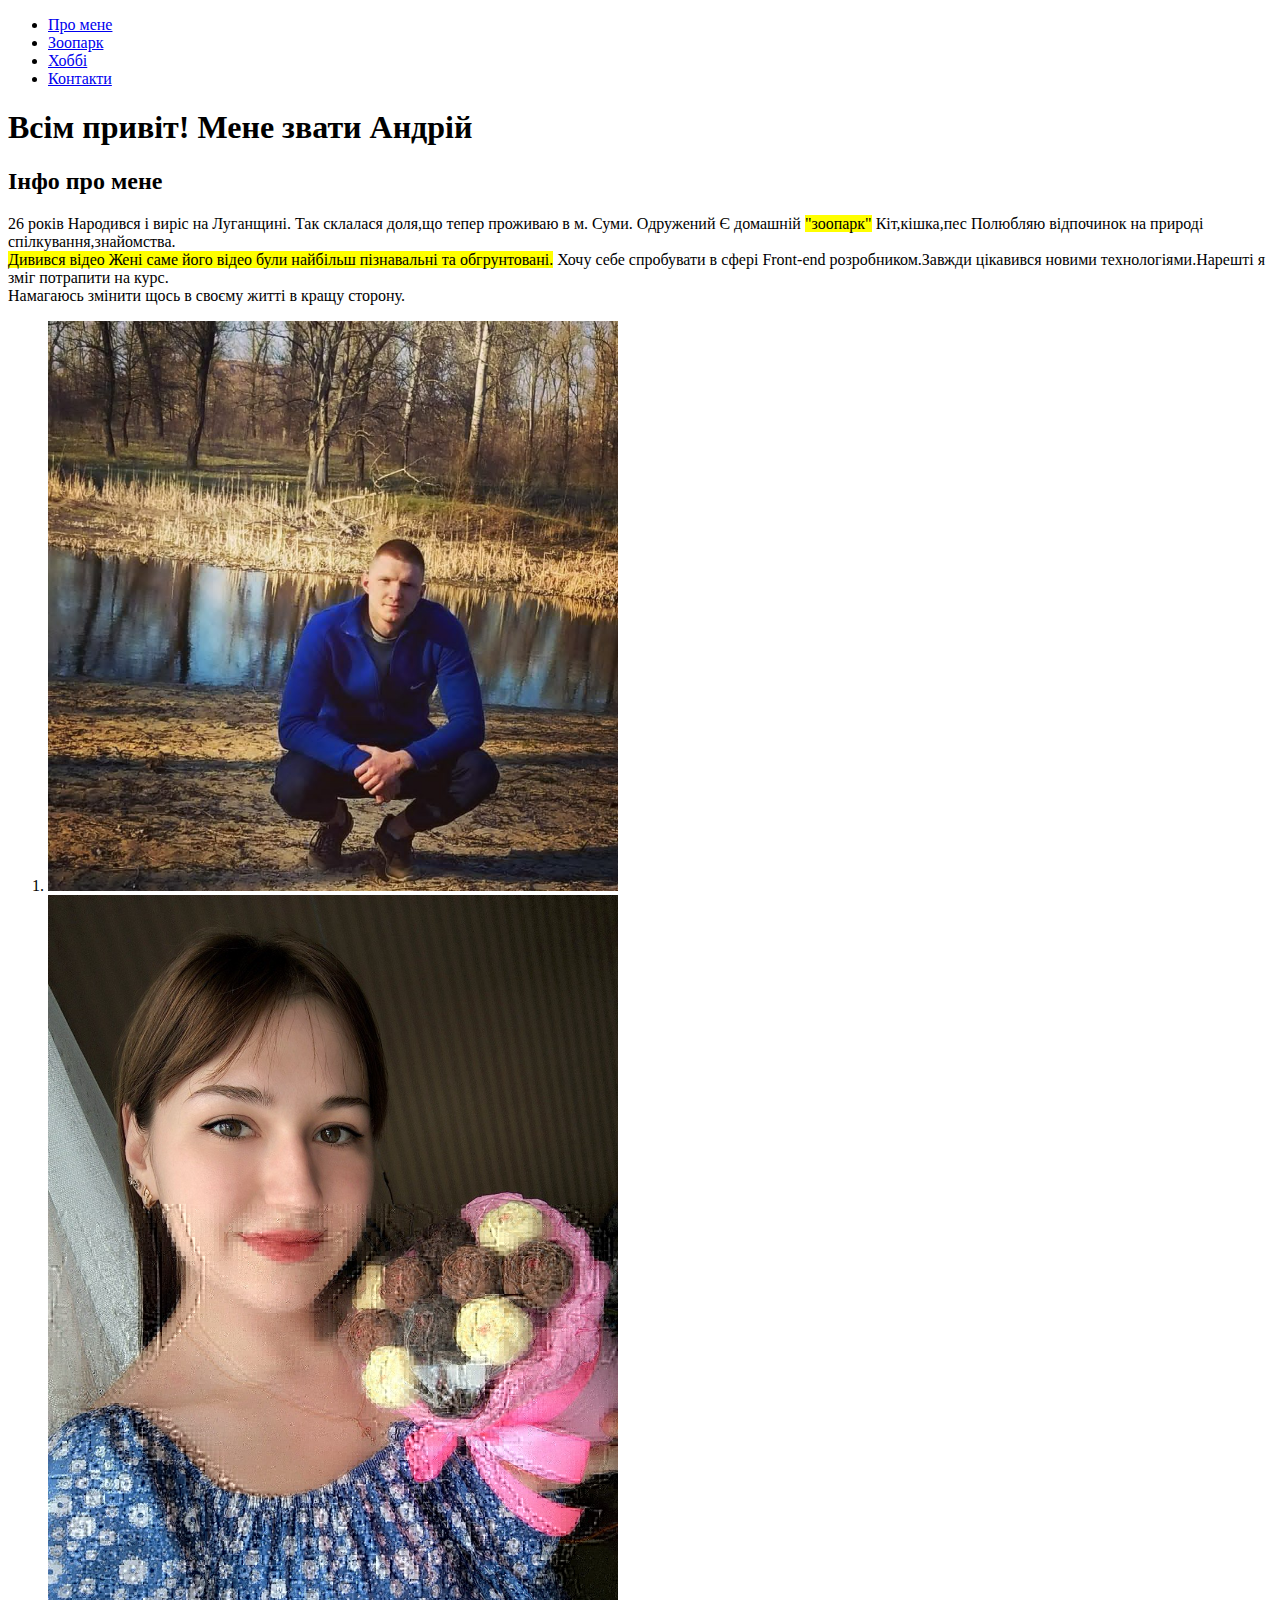
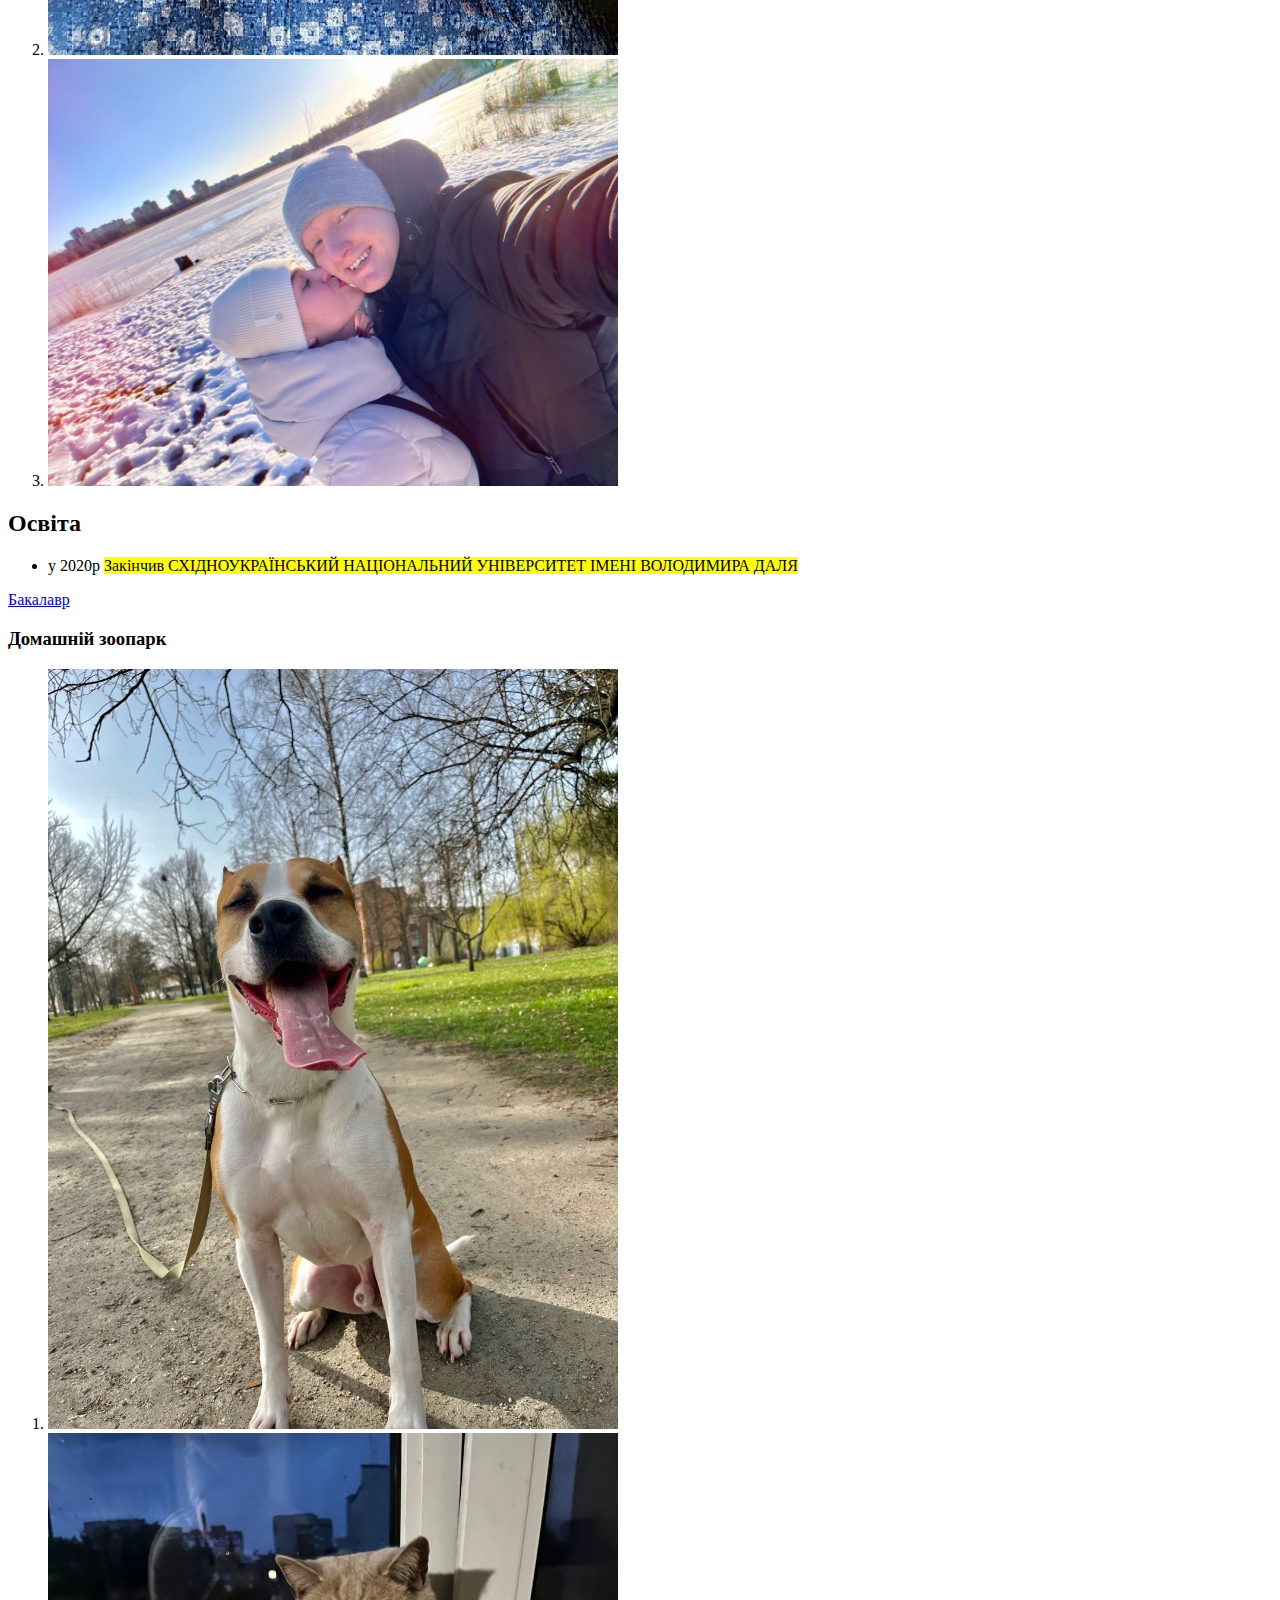
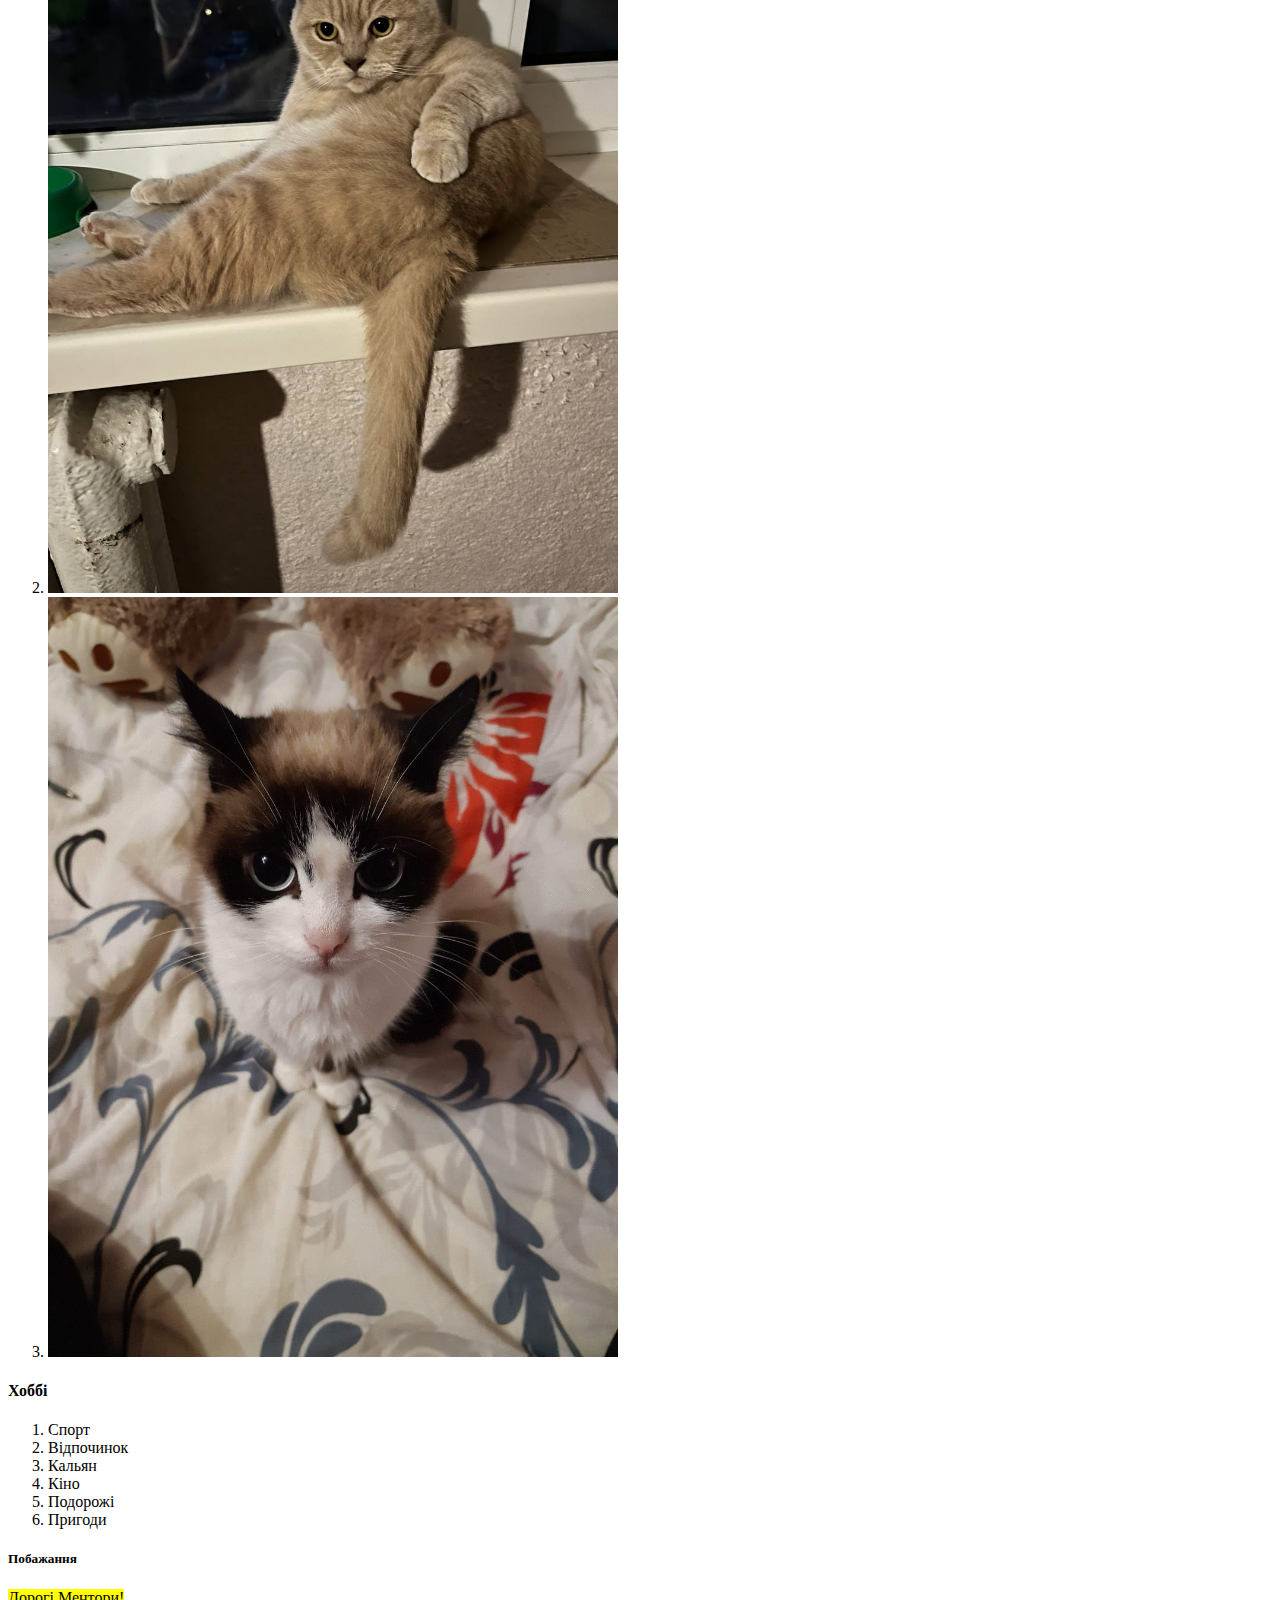
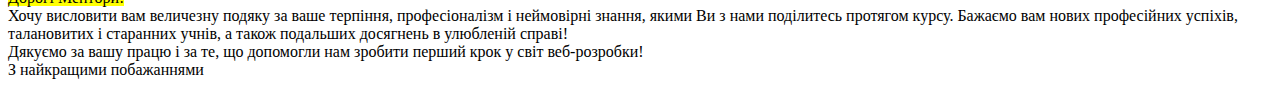
<file: lesson_02/index.html>
<!DOCTYPE html>
<html lang="uk">

<head>
   <meta charset="UTF-8">
   <meta name="viewport" content="width=device-width, initial-scale=1.0">
   <title>lesson_02</title>
</head>

<body>
   <header>

      <!-- Навігація -->
      <div id="navi">
         <UL>
            <li>
               <a href="#about-me">Про мене</a>
            </li>
            <li>
               <a href="#zoo">Зоопарк</a>
            </li>
            <li><a href="#hobbie">Хоббі</a></li>
            <li><a href="contacts.html" target="_blank">Контакти</a></li>
         </UL>
         <H1>Всім привіт! Мене звати Андрій</H1>
      </div>
   </header>
   <main>
      <!-- Інфо про мене -->
      <div id="about-me">
         <h2>Інфо про мене
         </h2>
         <p>
            26 років
            Народився і виріс на Луганщині.
            <span>Так склалася доля</span>,що тепер проживаю в м. Суми.
            Одружений
            Є домашній <mark>"зоопарк"</mark>
            Кіт,кішка,пес
            Полюбляю відпочинок на природі спілкування,знайомства.
            <br>
            <mark>Дивився відео Жені саме його відео були найбільш пізнавальні та обгрунтовані.</mark>
            Хочу себе спробувати в сфері Front-end розробником.Завжди цікавився новими технологіями.Нарешті я зміг
            потрапити на курс.
            <br>Намагаюсь змінити щось в своєму житті в кращу сторону.
         <ol>
            <li><img title="це я " src="img/i.jpg" width="570" alt="хлопець біля річки в синій кофті"></li>
            <li><img title="моя дружина" src="img/ju.jpg" width="570" alt="гарна дівчина з букетом"></li>
            <li><img title="це ми з дружиною" src="img/itsme1.jpg" width="570" alt="хлопець та дівчина біля озера"></li>
         </ol>
      </div>
      <!-- Освіта -->
      <div title="Інформація про освіту" id="education">
         <h2>Освіта</h2>
         <ul>
            <li>у 2020р <mark>Закінчив СХІДНОУКРАЇНСЬКИЙ НАЦІОНАЛЬНИЙ УНІВЕРСИТЕТ ІМЕНІ ВОЛОДИМИРА ДАЛЯ</mark></li>
         </ul>
         <a href="https://snu.edu.ua/" target="_blank">Бакалавр</a>
      </div>
      <!-- Зоо -->
      <div title="Фото домашніх улюбленців" id="zoo">
         <h3>Домашній зоопарк</h3>
         <ol>
            <li> <img title="тай" src="img/dog.jpg" width="570" alt="Американський стаффордширський тер'єр (стаффорд)">
            </li>
            <li><img title="джус" src="img/cat.jpg" width="570" alt="кіт британської породи персикового кольору"></li>
            <li><img title="зефіра" src="img/ze.jpg" width="570" alt="кіт британської породи персикового кольору"></li>
         </ol>
      </div>
   </main>
   <Footer>
      <div title="Хоббі" id="hobbie">
         <h4>Хоббі</h4>
         <ol>
            <li>Спорт</li>
            <li>Відпочинок</li>
            <li>Кальян</li>
            <li>Кіно</li>
            <li>Подорожі</li>
            <li>Пригоди</li>
         </ol>
      </div>
      <!-- Побажання -->
      <div id="wish">
         <h5>Побажання</h5>
         <mark>Дорогі Ментори!</mark>
         <br>
         Хочу висловити вам величезну подяку за ваше терпіння, професіоналізм і
         неймовірні знання, якими Ви з нами поділитесь протягом курсу.
         Бажаємо вам нових професійних успіхів, талановитих і старанних учнів, а також подальших досягнень в
         улюбленій справі!
         <br>Дякуємо за вашу працю і за те, що допомогли нам зробити перший крок у світ веб-розробки!
         <br> З найкращими побажаннями
      </div>
   </Footer>
</body>

</html>
</file>
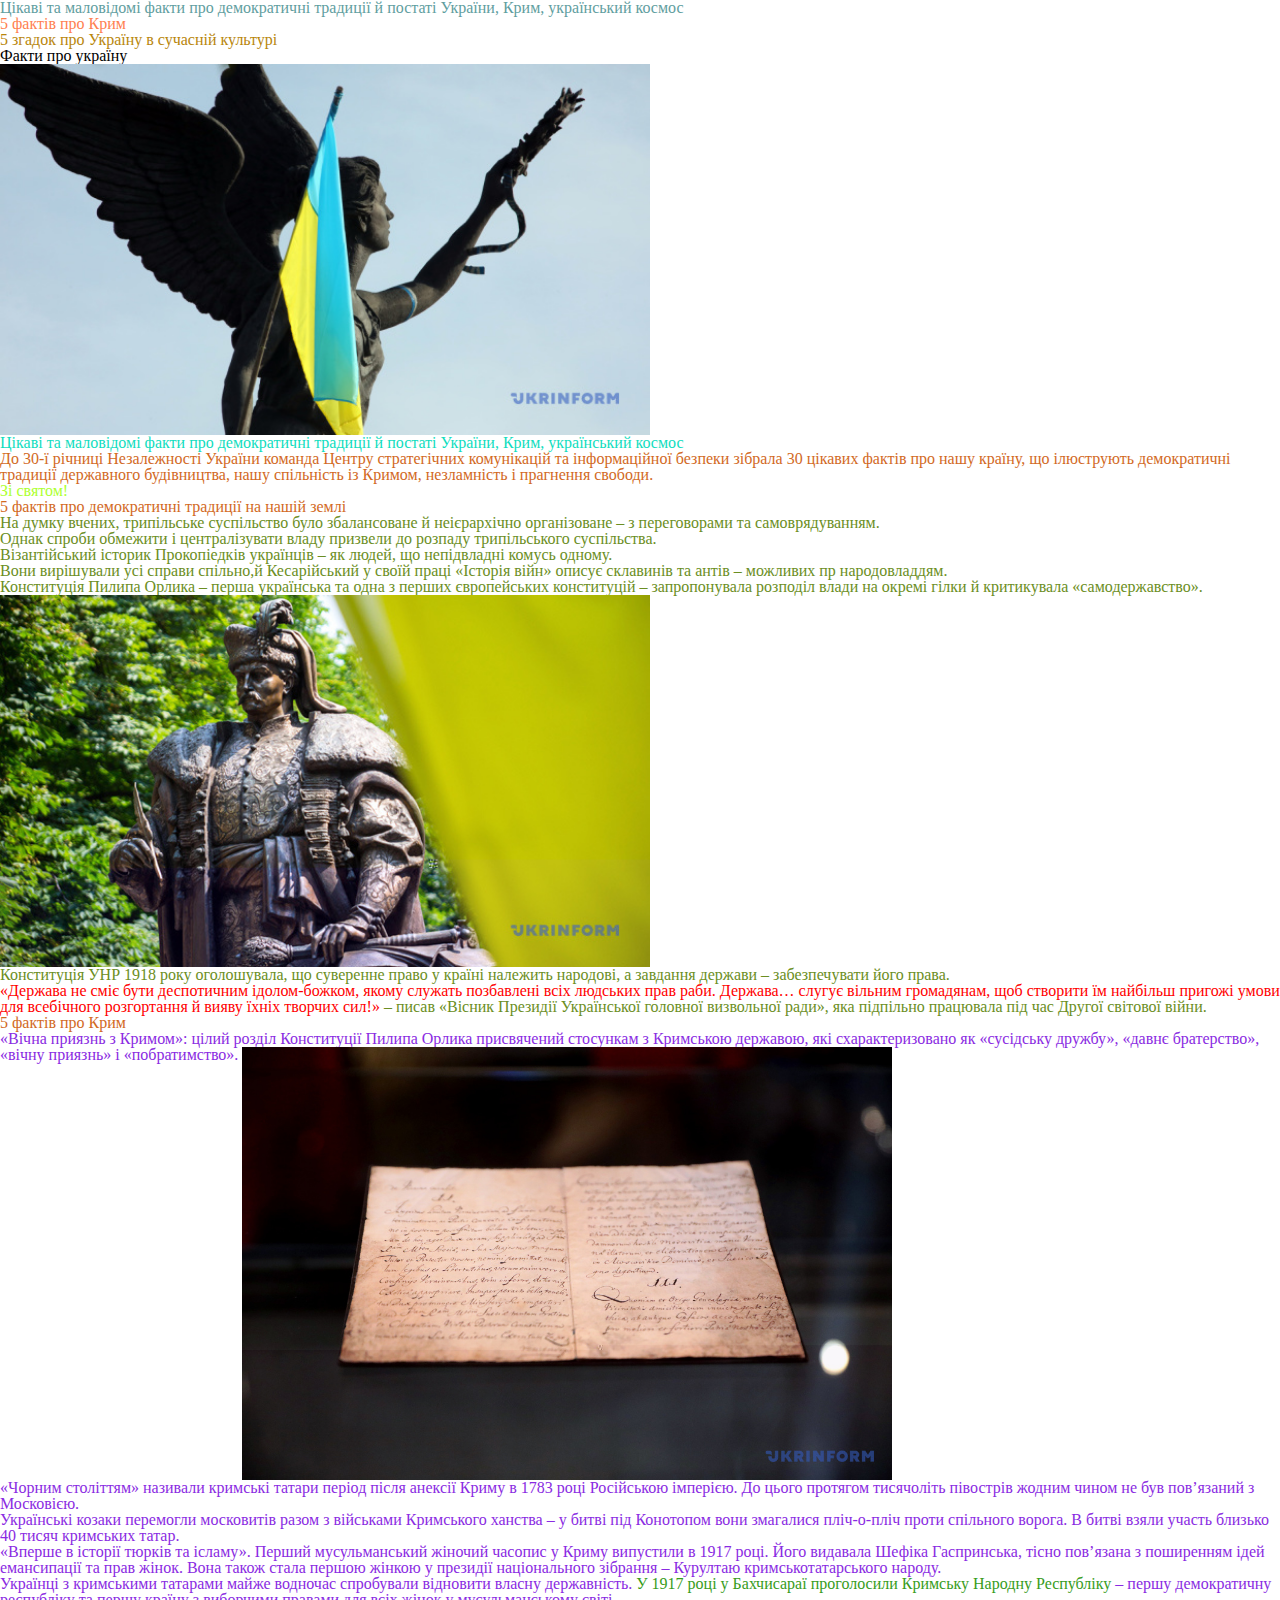
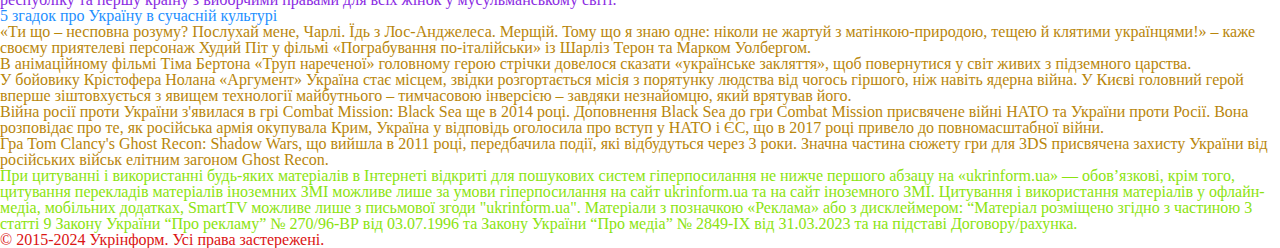
<file: lesson_03/index.html>
<!DOCTYPE html>
<html lang="uk">

<head>
   <meta charset="UTF-8">
   <meta name="viewport" content="width=device-width, initial-scale=1.0">
   <title>Lesson 03</title>
   <link rel="stylesheet" href="css/style.css">
</head>

<body>
   <header id="head">
      <!-- Навігація -->
      <div id="navi" class="navi">
         <ul class="list">
            <li class="list-item-content-1">
               <a href="#democratic-traditions">Цікаві та маловідомі факти про демократичні традиції й постаті України,
                  Крим,
                  український космос</a>
            </li>
            <li class="list-item-content-3">
               <a href="#facts-crimea">5 фактів про Крим</a>
            </li>
            <li class="list-item-content-4">
               <a href="#ukraine-culture">5 згадок про Україну в сучасній культурі</a>
            </li>
         </ul>
         <h1 id="text" class="texts">Факти про україну</h1>
         <img src="img/stat.jpg" alt="українське сердце в кольорах" width="650">
      </div>
   </header>
   <main id="page" class="pages">
      <!-- democratic-traditions -->
      <div id="democratic-traditions" class="democratic-tradition">
         <h1 class="news-heading">Цікаві та маловідомі факти про демократичні традиції й постаті України, Крим,
            український космос</h1>
         <p>До 30-ї річниці Незалежності України команда Центру стратегічних комунікацій та
            інформаційної безпеки зібрала 30 цікавих фактів про нашу країну, що ілюструють демократичні традиції
            державного будівництва, нашу спільність із Кримом, незламність і прагнення свободи. <br><span
               class="space">Зі святом!</span></p>
      </div>
      <!-- facts-democratic-traditions -->
      <div id="facts-traditions" class="facts-tradition">
         <h2 class="news-heading">5 фактів про демократичні традиції на нашій землі</h2>
         <ul class="list-2">
            <li class="list-item-2">На думку вчених, трипільське суспільство було збалансоване й неієрархічно
               організоване
               – з переговорами
               та самоврядуванням. <br>Однак спроби обмежити і централізувати владу призвели до розпаду трипільського
               суспільства.
            </li>
            <li class="list-item-2">
               Візантійський історик
               Прокопіедків українців – як людей, що непідвладні комусь одному. <br>Вони вирішували усі справи
               спільно,й Кесарійський у своїй праці «Історія війн» описує
               склавинів та антів –
               можливих пр
               народовладдям.
            </li>
            <li class="list-item-2">Конституція Пилипа Орлика – перша українська та одна з перших європейських
               конституцій
               – запропонувала
               розподіл влади на окремі гілки й критикувала «самодержавство».
               <img src="img/pilior.jpg" alt="статуя пилипа орлика" width="650">
            </li>

            <li class="list-item-2"> Конституція УНР 1918 року оголошувала, що суверенне право у країні належить
               народові,
               а завдання держави – забезпечувати його права.</li>
            <li class="list-item-2">
               <span class="color">
                  «Держава не сміє бути деспотичним ідолом-божком, якому служать позбавлені всіх
                  людських прав раби. Держава… слугує вільним громадянам, щоб створити їм найбільш пригожі умови для
                  всебічного розгортання й вияву їхніх творчих сил!»
               </span> – писав «Вісник Президії Української головної
               визвольної ради», яка підпільно працювала під час Другої світової війни.
            </li>
         </ul>
      </div>
      <!-- facts-crimea -->
      <div id="facts-crimea" class="fact-crimea">
         <h3 class="news-heading">5 фактів про Крим</h3>
         <ul class="list-3">
            <li class="list-item-3"> «Вічна приязнь з Кримом»: цілий розділ Конституції Пилипа Орлика присвячений
               стосункам з Кримською державою, які схарактеризовано як «сусідську дружбу», «давнє братерство», «вічну
               приязнь» і «побратимство».
               <img src="img/historicalletters.jpg" alt="стародавні листи" width="650">
            </li>

            <li class="list-item-3">«Чорним століттям» називали кримські татари період після анексії Криму в 1783 році
               Російською імперією. До цього протягом тисячоліть півострів жодним чином не був пов’язаний з Московією.
            </li>
            <li class="list-item-3">Українські козаки перемогли московитів разом з військами Кримського ханства – у
               битві
               під Конотопом вони змагалися пліч-о-пліч проти спільного ворога. В битві взяли участь близько 40 тисяч
               кримських татар.</li>
            <li class="list-item-3">«Вперше в історії тюрків та ісламу». Перший мусульманський жіночий часопис у Криму
               випустили в 1917 році. Його видавала Шефіка Гаспринська, тісно пов’язана з поширенням ідей емансипації та
               прав жінок. Вона також стала першою жінкою у президії національного зібрання – Курултаю
               кримськотатарського народу.</li>
            <li class="list-item-3">Українці з кримськими татарами майже водночас спробували відновити власну
               державність. <span class="colors">У 1917 році у Бахчисараї проголосили Кримську Народну Республіку</span>
               – першу демократичну
               республіку та першу країну з виборчими правами для всіх жінок у мусульманському світі.</li>
         </ul>
      </div>
      <!-- ukraine-culture -->
      <div id="ukraine-culture" class="ukrainian-culture">
         <h4 class="news-heading-4">5 згадок про Україну в сучасній культурі </h4>
         <div class="text-content-4">
            <p>«Ти що – несповна розуму? Послухай мене, Чарлі. Їдь з Лос-Анджелеса. Мерщій. Тому що я знаю
               одне: ніколи не жартуй з матінкою-природою, тещею й клятими українцями!» – каже своєму приятелеві
               персонаж
               Худий Піт у фільмі «Пограбування по-італійськи» із Шарліз Терон та Марком Уолбергом.</p>
            <p>В анімаційному фільмі Тіма Бертона «Труп нареченої» головному герою стрічки довелося сказати
               «українське закляття», щоб повернутися у світ живих з підземного царства. </p>
            <p>У бойовику Крістофера Нолана «Аргумент» Україна стає місцем, звідки розгортається місія з
               порятунку людства від чогось гіршого, ніж навіть ядерна війна. У Києві головний герой вперше
               зіштовхується з
               явищем технології майбутнього – тимчасовою інверсією – завдяки незнайомцю, який врятував його.</p>
            <p>Війна росії проти України з'явилася в грі Combat Mission: Black Sea ще в 2014 році.
               Доповнення Black Sea до гри Combat Mission присвячене війні НATO та України проти Росії. Вона розповідає
               про
               те, як російська армія окупувала Крим, Україна у відповідь оголосила про вступ у НАТО і ЄС, що в 2017
               році
               привело до повномасштабної війни.</p>
            <p>Гра Tom Clancy's Ghost Recon: Shadow Wars, що вийшла в 2011 році, передбачила події, які
               відбудуться через 3 роки. Значна частина сюжету гри для 3DS присвячена захисту України від російських
               військ
               елітним загоном Ghost Recon.</p>
         </div>
      </div>
   </main>
   <footer id="footer">
      <div class="footer-title">
         <div class="footer-text">
            <p>При цитуванні і використанні будь-яких матеріалів в Інтернеті відкриті для пошукових
               систем гіперпосилання не
               нижче першого абзацу на «ukrinform.ua» — обов’язкові, крім того, цитування перекладів матеріалів
               іноземних
               ЗМІ
               можливе лише за умови гіперпосилання на сайт ukrinform.ua та на сайт іноземного ЗМІ. Цитування і
               використання
               матеріалів у офлайн-медіа, мобільних додатках, SmartTV можливе лише з письмової згоди "ukrinform.ua".
               Матеріали
               з позначкою «Реклама» або з дисклеймером: “Матеріал розміщено згідно з частиною 3 статті 9 Закону України
               “Про
               рекламу” № 270/96-ВР від 03.07.1996 та Закону України “Про медіа” № 2849-IX від 31.03.2023 та на підставі
               Договору/рахунка.
            </p>
         </div>
         <p id="footer-text-end">© 2015-2024 Укрінформ. Усі права застережені.</p>
      </div>
   </footer>
</body>

</html>
</file>
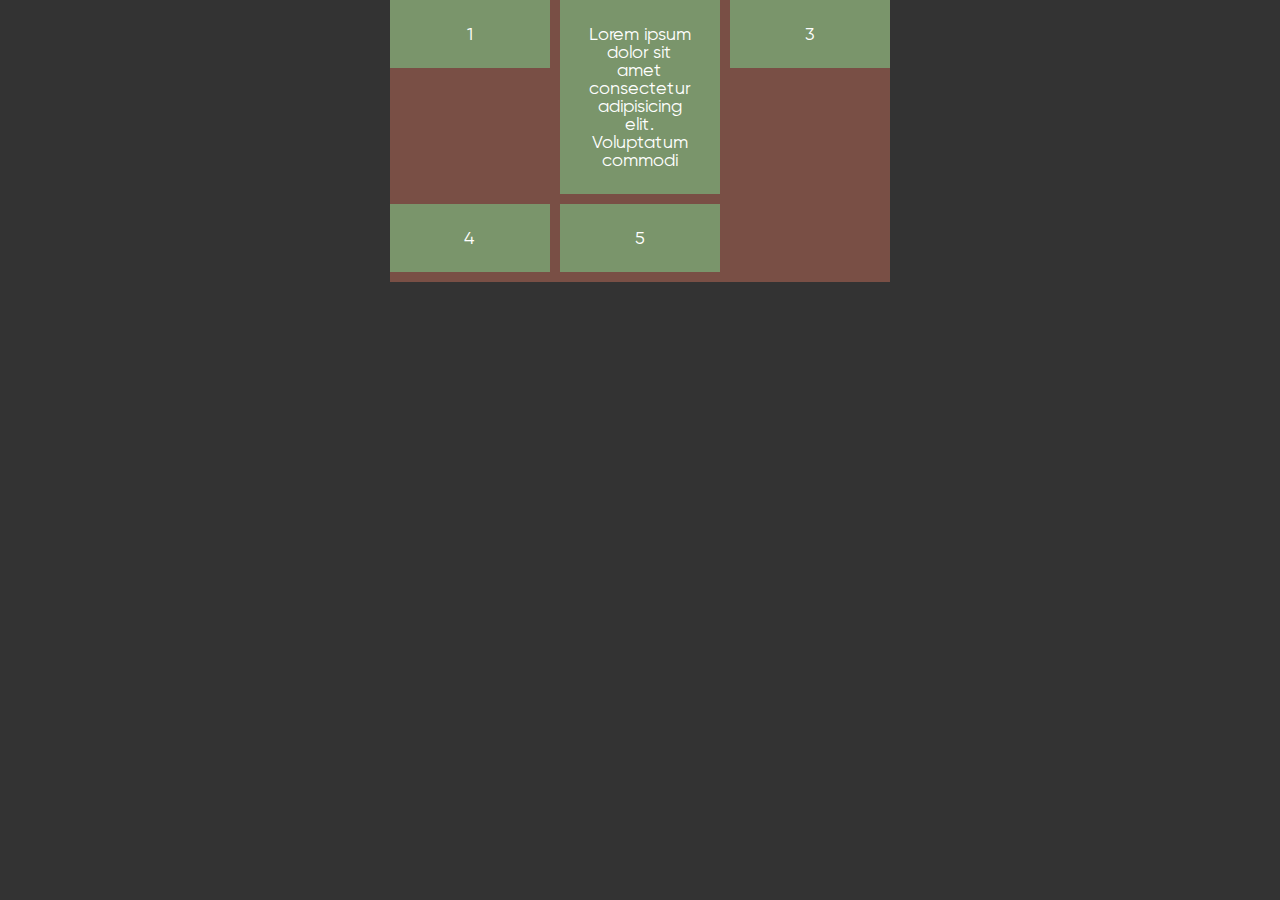
<file: lesson_05/index.html>
<!DOCTYPE html>
<!-- Коди мов https://html-css.co.ua/html/lang-kodu-mov/ -->
<html lang="en">
	<head>
		<!-- Кодування тексту -->
		<meta charset="UTF-8">
		<!-- Налаштування в'юпорту (адаптиву, масштабу тощо) -->
		<meta name="viewport" content="width=device-width, initial-scale=1.0">
		<!-- Підключення окремого файлу стилів -->
		<link rel="stylesheet" href="css/style.css">
		<!-- Заголовок сторінки в браузері -->
		<title>Lesson 05</title>
	</head>
	<body>
		<!-- 
		<div class="block">
			<p>Lorem ipsum dolor sit, amet consectetur adipisicing elit. Quis, quidem quod autem molestiae tempore assumenda deserunt tenetur sunt? Consequatur incidunt provident reprehenderit expedita maxime amet laborum nobis architecto officia assumenda!</p>
			<p> Lorem ipsum dolor sit, amet consectetur adipisicing elit. Quis, quidem quod autem molestiae tempore assumenda deserunt tenetur sunt? Consequatur incidunt provident reprehenderit expedita maxime amet laborum nobis architecto officia assumenda!</p>
			<p> Lorem ipsum dolor sit, amet consectetur adipisicing elit. Quis, quidem quod autem molestiae tempore assumenda deserunt tenetur sunt? Consequatur incidunt provident reprehenderit expedita maxime amet laborum nobis architecto officia assumenda!</p>
			<p> Lorem ipsum dolor sit, amet consectetur adipisicing elit. Quis, quidem quod autem molestiae tempore assumenda deserunt tenetur sunt? Consequatur incidunt provident reprehenderit expedita maxime amet laborum nobis architecto officia assumenda!</p>
			<p> Lorem ipsum dolor sit, amet consectetur adipisicing elit. Quis, quidem quod autem molestiae tempore assumenda deserunt tenetur sunt? Consequatur incidunt provident reprehenderit expedita maxime amet laborum nobis architecto officia assumenda!</p>
		</div>
		 -->
		<!-- 
		<div class="block-2">
			DIV-2 Lorem ipsum dolor sit, amet consectetur adipisicing elit. Quis, quidem quod autem molestiae tempore assumenda deserunt tenetur sunt? Consequatur incidunt provident reprehenderit expedita maxime amet laborum nobis architecto officia assumenda!
		</div>
		 -->
		<!-- 
		<span class="inline">
			SPAN Lorem ipsum dolor sit, amet consectetur adipisicing elit. Laboriosam architecto quaerat velit illum? Recusandae magnam, id rem necessitatibus nostrum non similique ad earum quisquam, numquam quia accusantium unde, quaerat repudiandae!
		</span>
		<img class="inline-block" src="img/card-image.jpg" alt="Image">
		<span class="text">Text</span>
		 -->

		<!-- Тимчасовий приклад побудови конструкції -->
		<div class="section">
			<div class="items">
				<div class="item">
					<div class="content">1</div>
				</div>
				<div class="item">
					<div class="content">Lorem ipsum dolor sit amet consectetur adipisicing elit. Voluptatum commodi</div>
				</div>
				<div class="item">
					<div class="content">3</div>
				</div>
				<div class="item">
					<div class="content">4</div>
				</div>
				<div class="item">
					<div class="content">5</div>
				</div>
			</div>
		</div>

	</body>
</html>
</file>
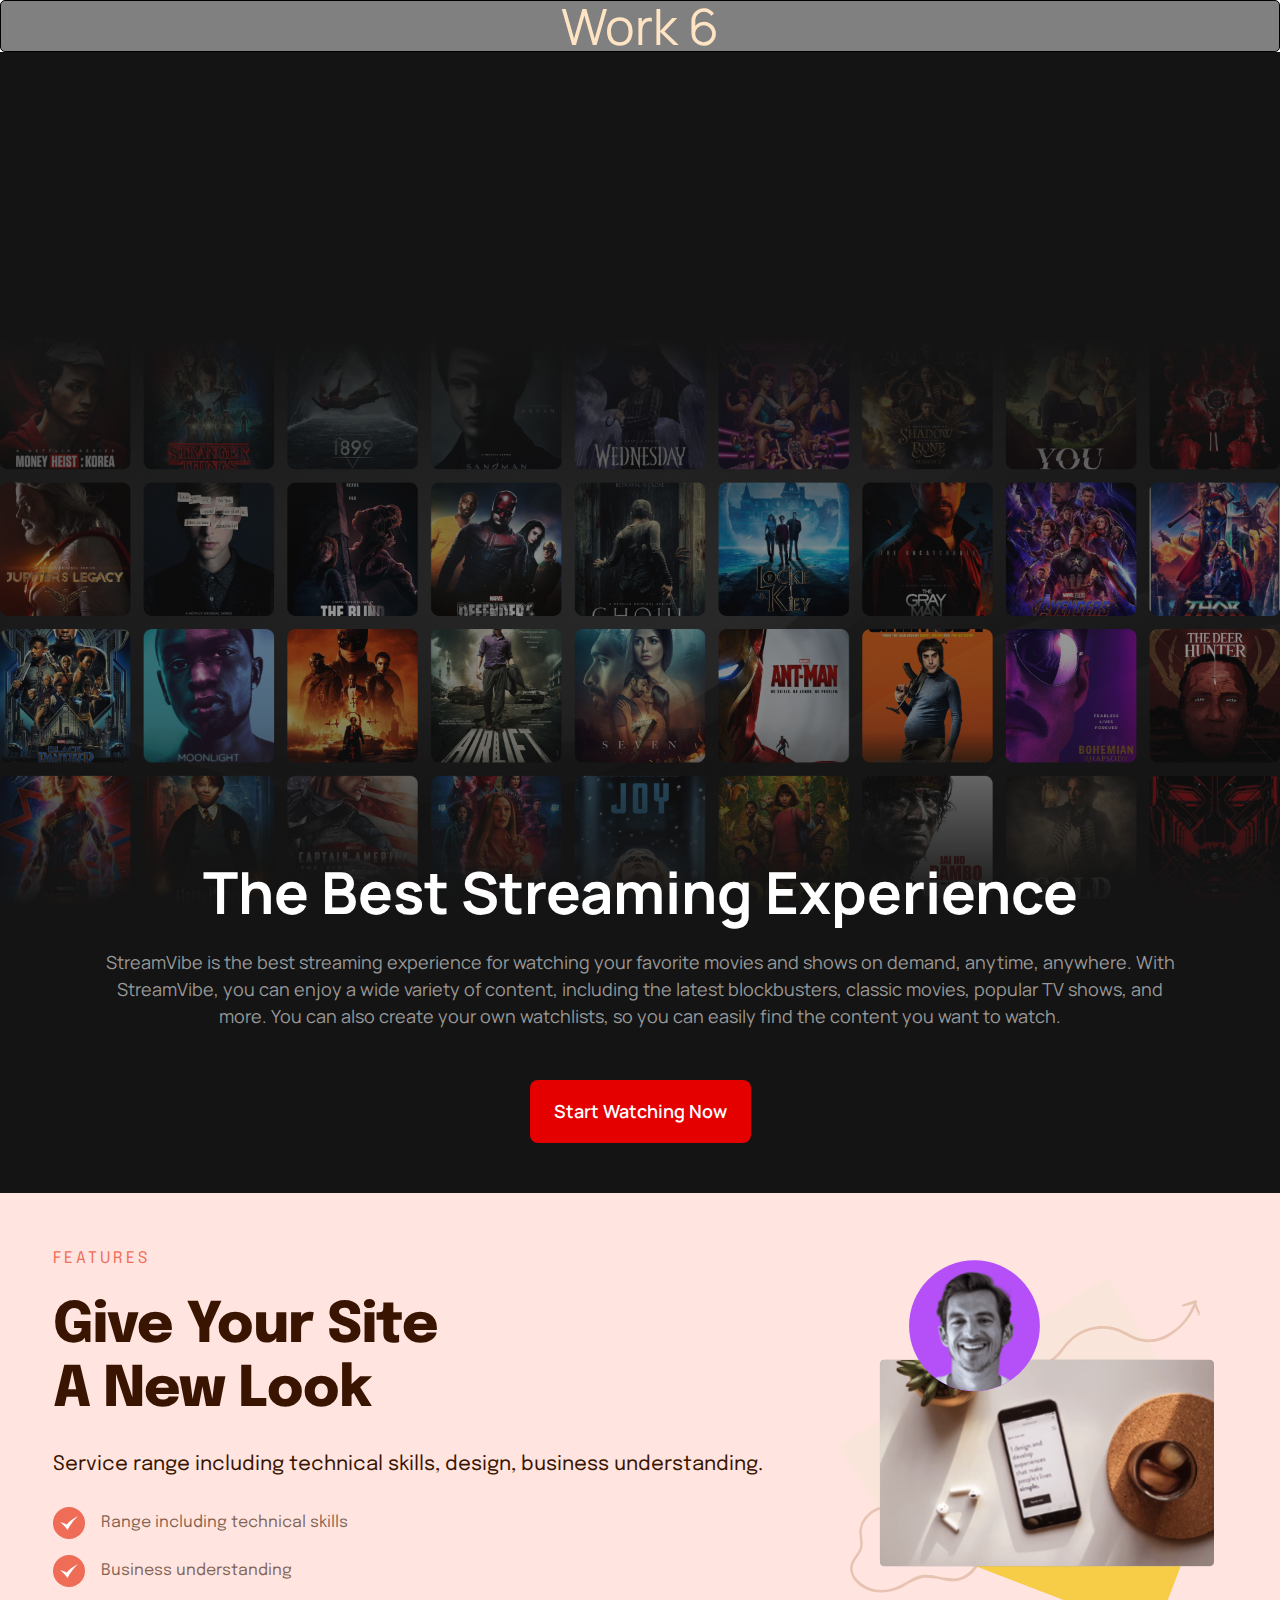
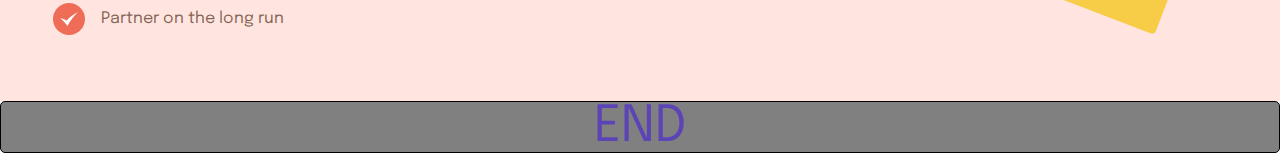
<file: lesson_06/index.html>
<!DOCTYPE html>
<!-- Коди мов https://html-css.co.ua/html/lang-kodu-mov/ -->
<html lang="en">

<head>
   <!-- Кодування тексту -->
   <meta charset="UTF-8">
   <!-- Налаштування в'юпорту (адаптиву, масштабу тощо) -->
   <meta name="viewport" content="width=device-width, initial-scale=1.0">
   <!-- Підключення окремого файлу стилів -->
   <link rel="stylesheet" href="css/style.css">
   <!-- Заголовок сторінки в браузері -->
   <title>Lesson 06</title>
</head>

<body>
   <div class="wrapper">
      <header class="header">Work 6</header>
      <main class="page">
         <div class="dark">
            <div class="dark-theme">
               <div class="dark-section">
                  <div class="text-section">
                     <h1 class="dark-title">The Best Streaming Experience</h1>
                     <p class="dark-text">StreamVibe is the best streaming experience for watching your favorite movies
                        and
                        shows
                        on demand, anytime, anywhere. With StreamVibe, you can enjoy a wide variety of content,
                        including
                        the
                        latest blockbusters, classic movies, popular TV shows, and more. You can also create your own
                        watchlists, so you can easily find the content you want to watch.</p>
                  </div>
                  <a href="#" class="dark-button">Start Watching Now</a>
               </div>
            </div>
         </div>
         <div class="portfolio">
            <div class="portfolio-section">
               <h2 class="portfolio-head">Features</h2>
               <h3 class="portfolio-title">Give Your Site
                  A New Look</h3>
               <p class="portfolio-text">Service range including technical skills, design, business understanding.</p>
               <ul class="portfolio-item">
                  <li class="portfolio-item-list">Range including technical skills</li>
                  <li class="portfolio-item-list">Business understanding</li>
                  <li class="portfolio-item-list">Partner on the long run</li>
               </ul>
            </div>
         </div>
      </main>
   </div>
   <footer class="footer">
      END
   </footer>
</body>

</html>
</file>
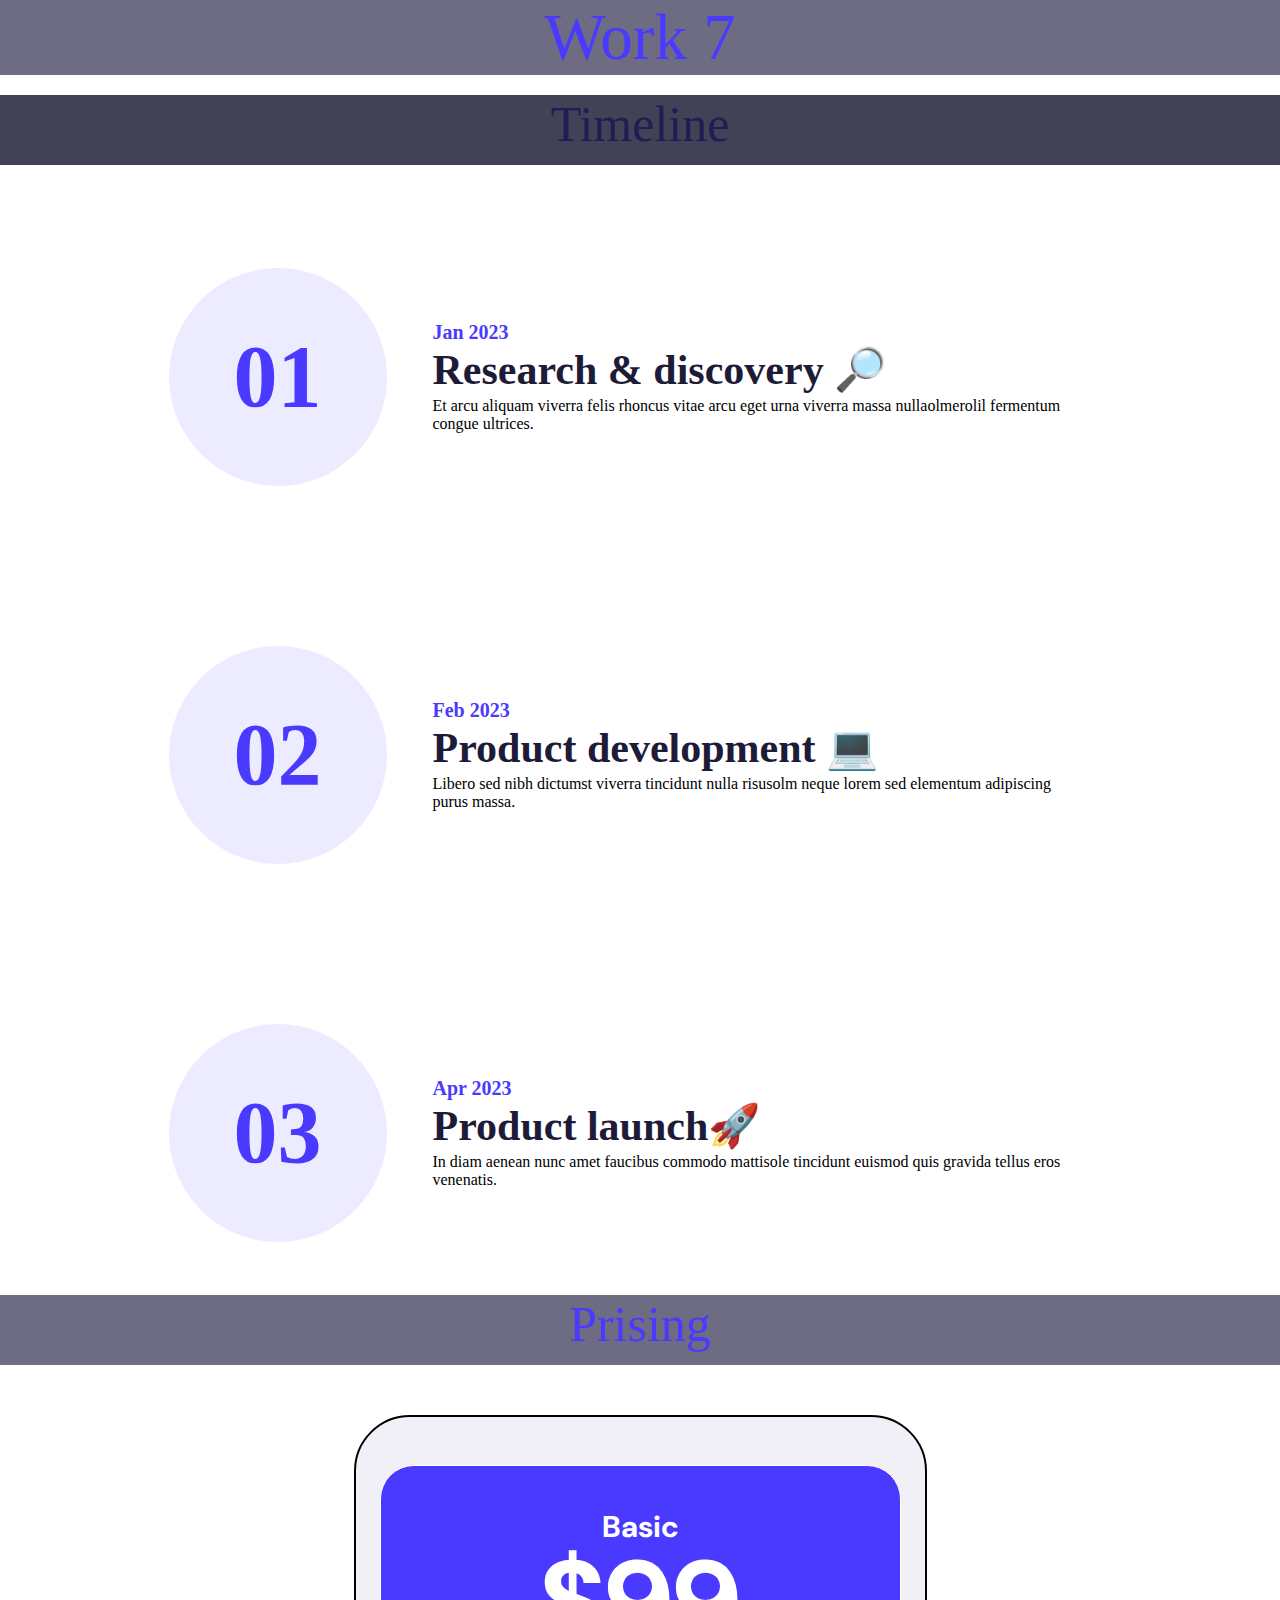
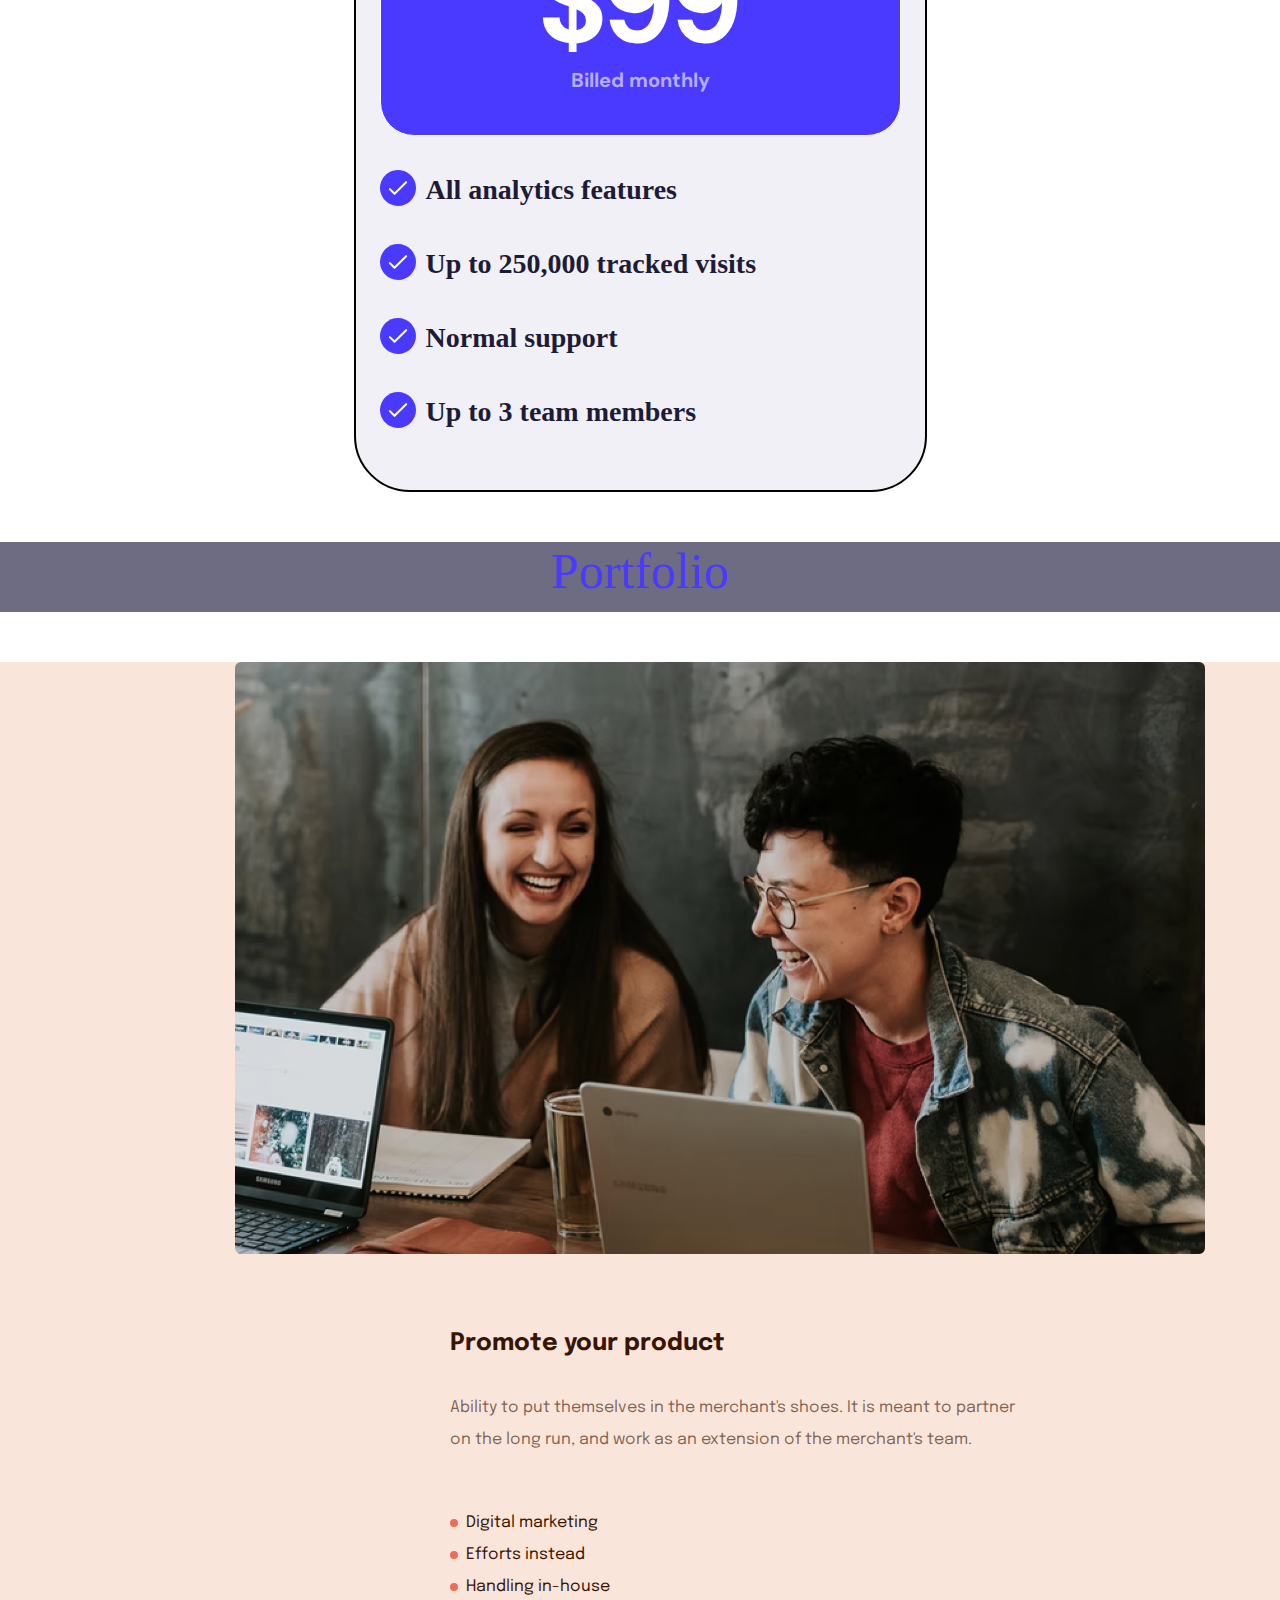
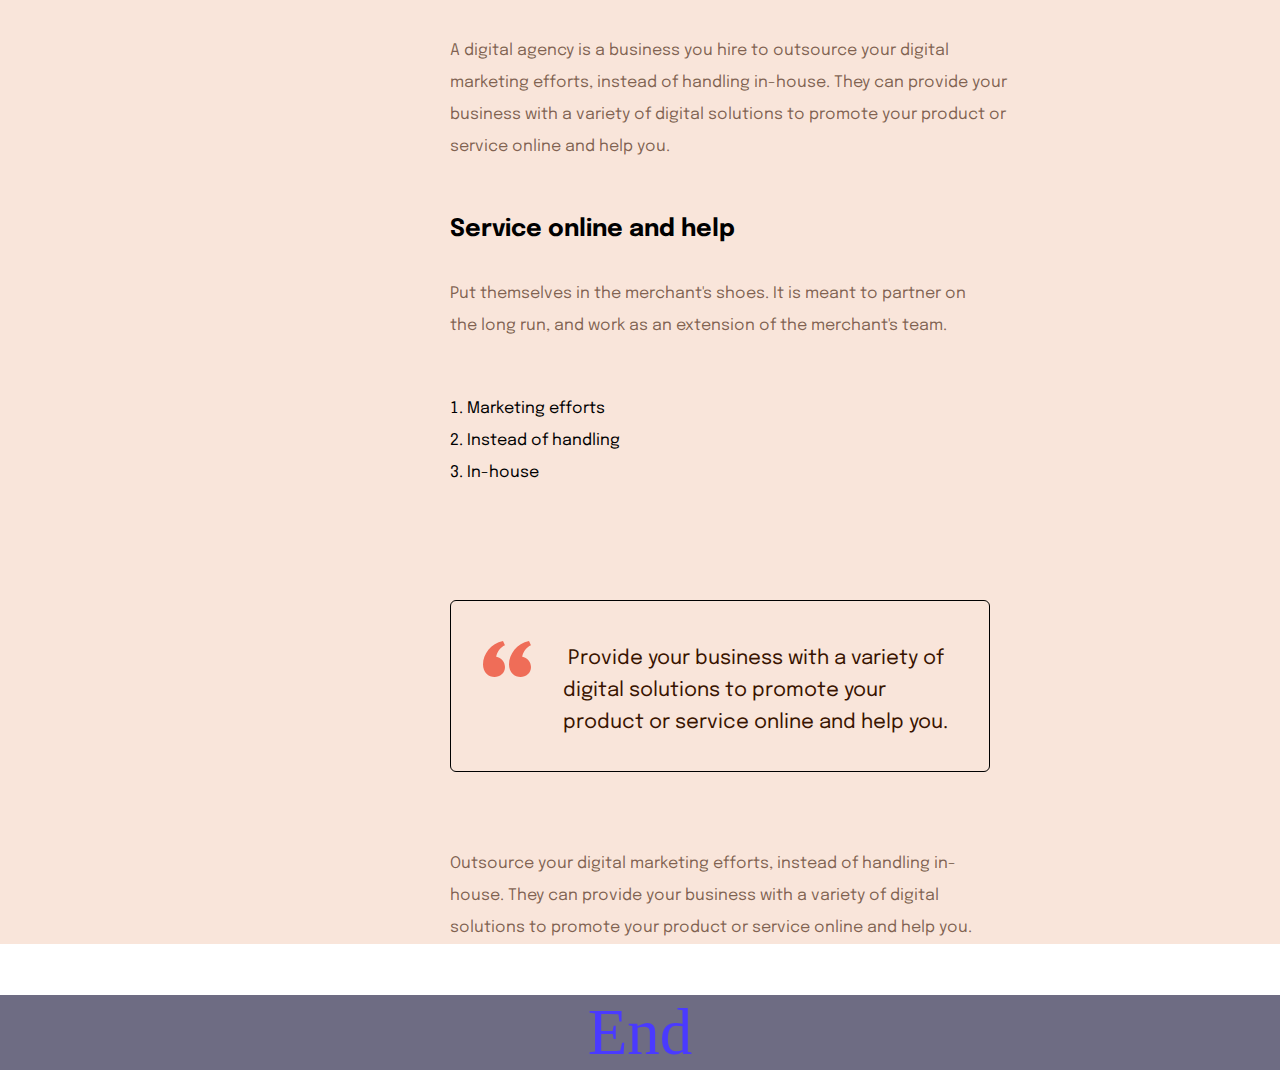
<file: lesson_07/index.html>
<!DOCTYPE html>
<!-- Коди мов https://html-css.co.ua/html/lang-kodu-mov/ -->
<html lang="en">

<head>
   <!-- Кодування тексту -->
   <meta charset="UTF-8">
   <!-- Налаштування в'юпорту (адаптиву, масштабу тощо) -->
   <meta name="viewport" content="width=device-width, initial-scale=1.0">
   <!-- Підключення окремого файлу стилів -->
   <link rel="stylesheet" href="css/style.css">
   <!-- Заголовок сторінки в браузері -->
   <title>Lesson 07</title>
</head>

<body>
   <div class="wraper">
      <header class="header">
         <h1 class="head">Work 7</h1>
      </header>
      <main class="page">
         <!-- Timeline-block -->
         <h2 class="timeline-logo">Timeline</h2>
         <div class="timeline-block">
            <div class="timeline-section">
               <ul class="timeline-list">
                  <li class="timeline-item">
                     <span class="timeline-number">01</span>
                     <div class="timeline-content">
                        <p class="timeline-date">Jan 2023</p>
                        <h1 class="timeline-title">Research & discovery </h1>
                        <p class="timeline-text">Et arcu aliquam viverra felis rhoncus vitae arcu eget urna viverra
                           massa
                           nullaolmerolil fermentum congue ultrices.</p>
                     </div>
                  </li>
                  <li class="timeline-item">
                     <span class="timeline-number">02</span>
                     <div class="timeline-content">
                        <p class="timeline-date">Feb 2023</p>
                        <h1 class="timeline-title">Product development </h1>
                        <p class="timeline-text">Libero sed nibh dictumst viverra tincidunt nulla risusolm neque lorem
                           sed elementum
                           adipiscing purus massa.</p>
                     </div>
                  </li>
                  <li class="timeline-item">
                     <span class="timeline-number">03</span>
                     <div class="timeline-content">
                        <p class="timeline-date">Apr 2023</p>
                        <h1 class="timeline-title">Product launch</h1>
                        <p class="timeline-text">In diam aenean nunc amet faucibus commodo mattisole tincidunt euismod
                           quis gravida
                           tellus eros venenatis.</p>
                     </div>
                  </li>
               </ul>
            </div>
         </div>
         <!-- Prising block -->
         <h2 class="prising-logo">Prising</h2>
         <div class="prising-block">
            <div class="prising-section">
               <div class="prising-head">
                  <h1>Basic</h1>
                  <h2>$99</h2>
                  <p>Billed monthly</p>
               </div>
               <ul class="list">
                  <li class="list-item">All analytics features</li>
                  <li class="list-item">Up to 250,000 tracked visits</li>
                  <li class="list-item">Normal support</li>
                  <li class="list-item">Up to 3 team members</li>
               </ul>
            </div>
         </div>

         <!-- Portfolio -->
         <h2 class="portfolio-logo">Portfolio</h2>
         <div class="portfolio-page">
            <img src="../lesson_07/img/Bitmap.png" alt="">
            <div class="portfolio-block">
               <!-- DIV(1) -->
               <div class="portfolio-section">
                  <h2 class="portfolio-title">Promote your product</h2>
                  <p class="portfolio-text">Ability to put themselves in the merchant's shoes. It is meant to partner on
                     the long run, and work
                     as an
                     extension of the merchant's team.</p>

                  <ul class="-portfolio-lists">
                     <li class="portfolio-items">Digital marketing</li>
                     <li class="portfolio-items">Efforts instead</li>
                     <li class="portfolio-items">Handling in-house</li>
                  </ul>
                  <p class="portfolio-text-end">A digital agency is a business you hire to outsource your digital
                     marketing
                     efforts, instead of
                     handling
                     in-house. They can provide your business with a variety of digital solutions to promote your
                     product or
                     service online and help you.</p>
               </div>
               <!-- DIV(2) -->
               <div class="portfolio-section-two">
                  <h2 class="portfolio-title">Service online and help</h2>
                  <p class="portfolio-text">Put themselves in the merchant's shoes. It is meant to partner on the long
                     run, and work as an
                     extension
                     of the merchant's team.</p>
                  <ol class="portfolio-list">
                     <li class="portfolio-item">Marketing efforts</li>
                     <li class="portfolio-item">Instead of handling</li>
                     <li class="portfolio-item">In-house</li>
                  </ol>
                  <p>Agency is a business you hire to outsource your digital marketing efforts, instead of handling
                     in-house.
                     They can provide your business with a variety of digital solutions to promote your product or
                     service
                     online and help you.</p>
               </div>
               <!-- DiV(3) -->
               <div class="portfolio-section-three">
                  <div class="portfolio-section-subtitle">
                     Provide your business with a variety of digital solutions to promote your
                     product or
                     service online and help you.
                  </div>
                  <p class="portfolio-text">Outsource your digital marketing efforts, instead of handling
                     in-house. They can provide your
                     business with
                     a variety of digital solutions to promote your product or service online and help you.</p>
               </div>
            </div>
         </div>
      </main>
      <footer>
         <h3>End</h3>
      </footer>
   </div>
</body>

</html>
</file>
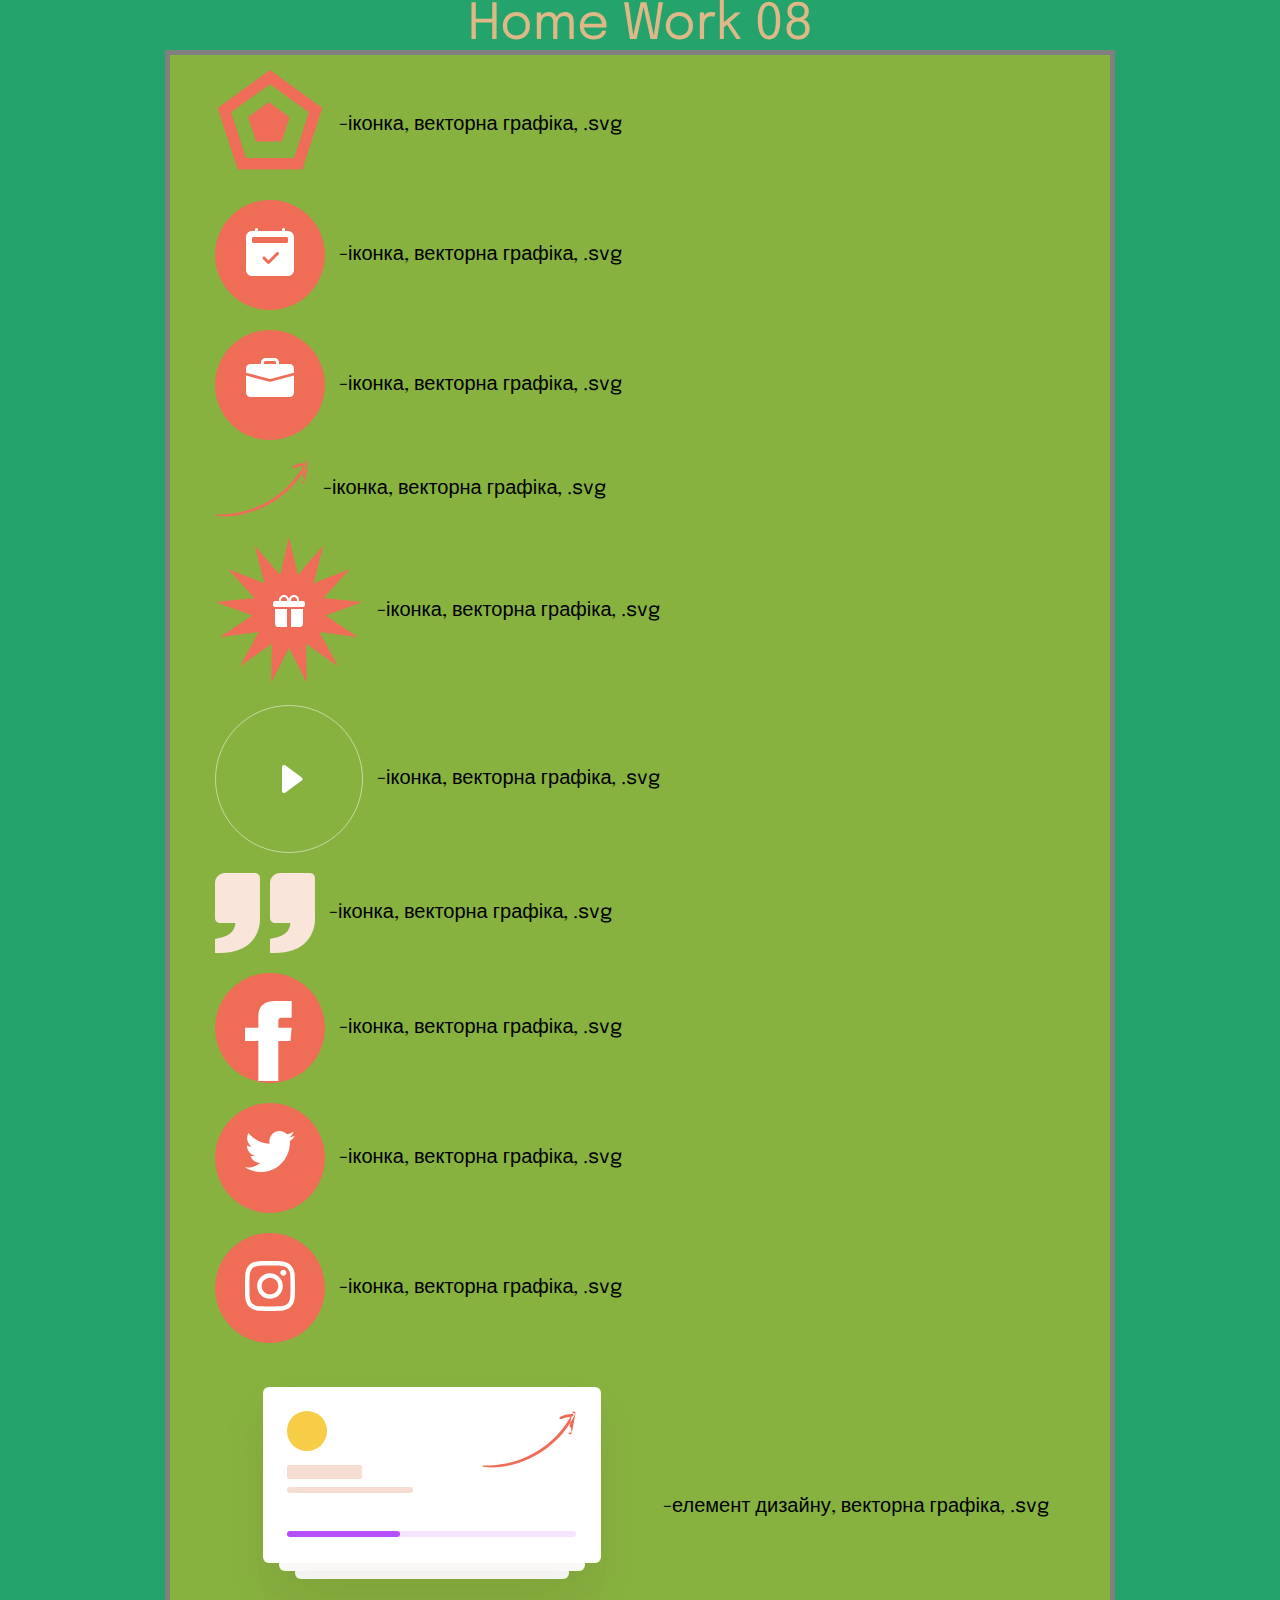
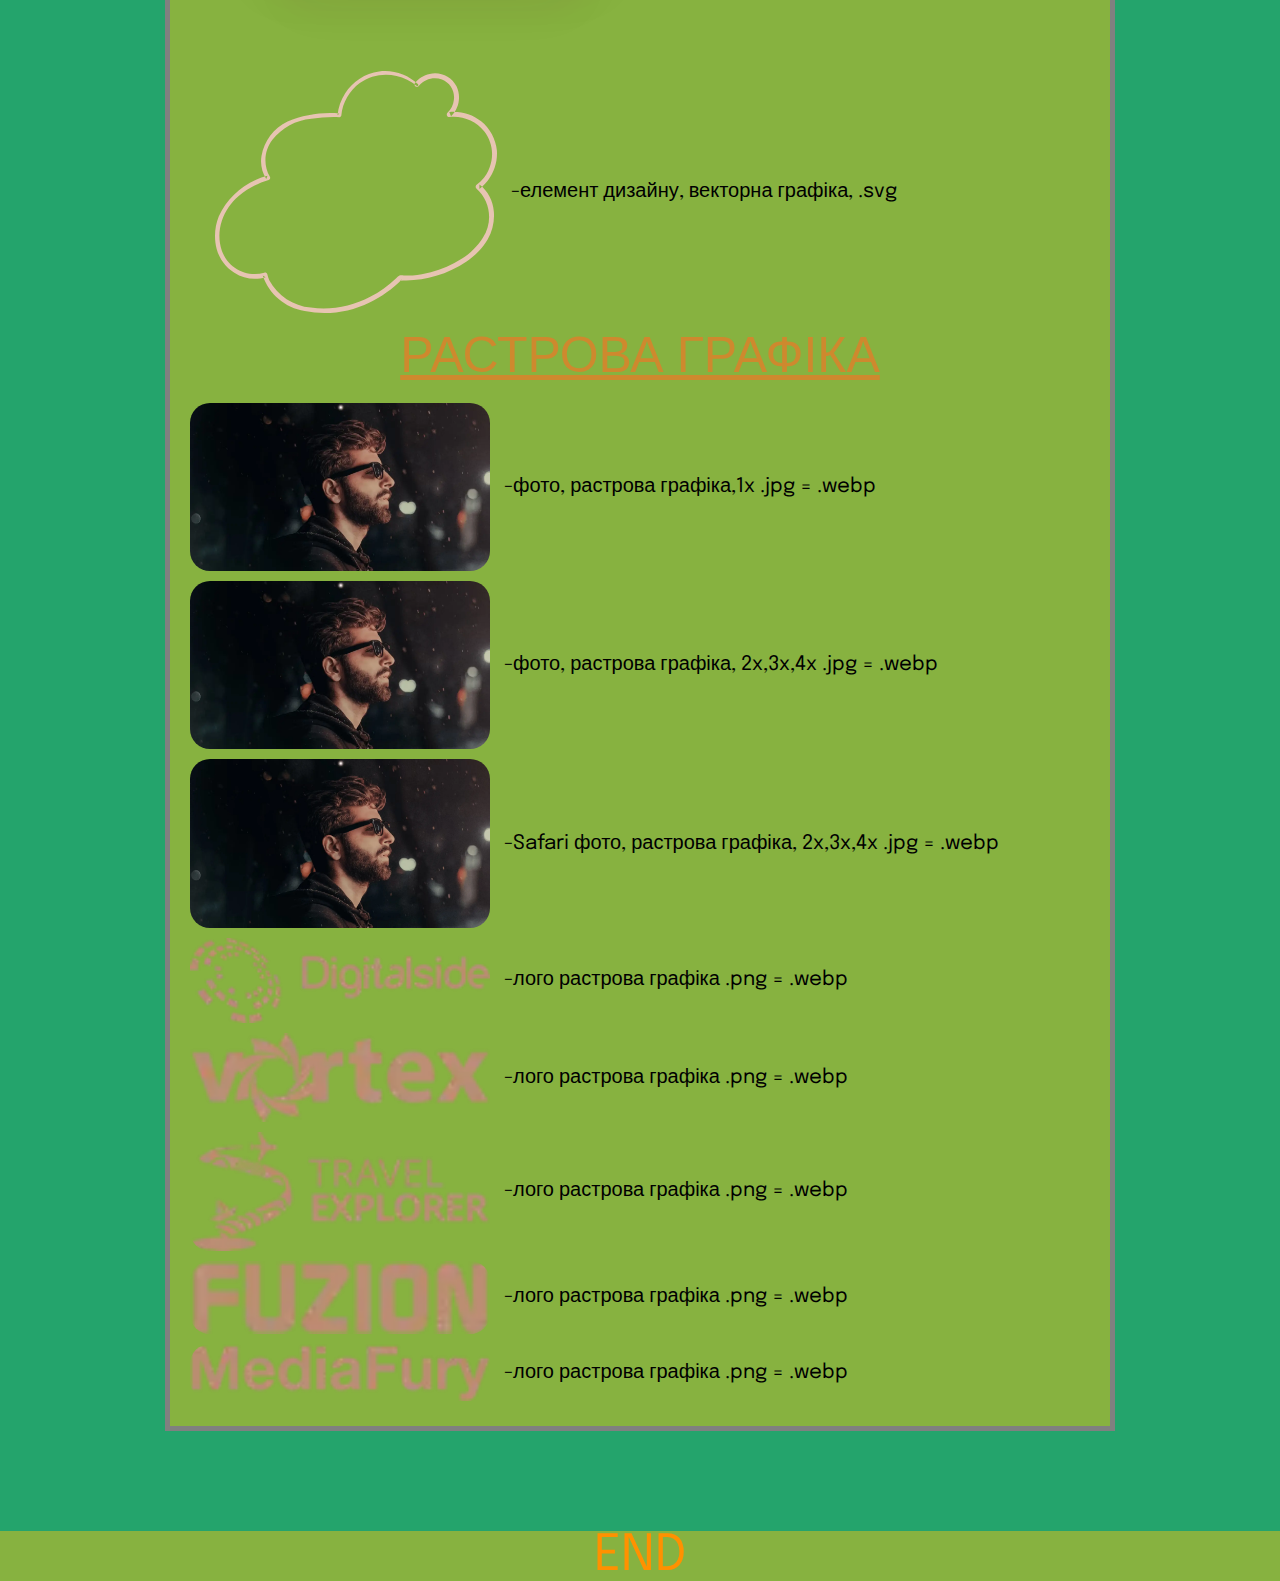
<file: lesson_08/index.html>
<!DOCTYPE html>
<!-- Коди мов https://html-css.co.ua/html/lang-kodu-mov/ -->
<html lang="uk">

<head>
   <!-- Кодування тексту -->
   <meta charset="UTF-8">
   <!-- Налаштування в'юпорту (адаптиву, масштабу тощо) -->
   <meta name="viewport" content="width=device-width, initial-scale=1.0">
   <!-- Підключення окремого файлу стилів -->
   <link rel="stylesheet" href="css/style.css">
   <!-- Заголовок сторінки в браузері -->
   <title>Lesson 08</title>
</head>

<body>
   <div class="wrapper">
      <header>
         <h1>Home Work 08</h1>
      </header>
      <main>
         <div class="block">
            <div class="item-block-vector">
               <div class="item-vector">
                  <svg width="110" height="110" viewBox="0 0 48 48" fill="none" xmlns="http://www.w3.org/2000/svg">
                     <path d="M4.11357 17.5385L24 3.09017L43.8864 17.5385L36.2905 40.9164H11.7095L4.11357 17.5385Z"
                        stroke="#EF6D58" stroke-width="5" />
                     <path d="M23.5 14L32.535 20.5643L29.084 31.1857H17.916L14.465 20.5643L23.5 14Z" fill="#EF6D58" />
                  </svg>
                  <p>-іконка, векторна графіка, .svg</p>
               </div>
               <div class="item-vector">
                  <div class="icon">
                     <img src="img/icon-1.svg" alt="calendar">
                  </div>
                  <p>-іконка, векторна графіка, .svg</p>
               </div>
               <div class="item-vector">
                  <div class="icon">
                     <img src="img/icon-2.svg" alt="keys">
                  </div>
                  <p>-іконка, векторна графіка, .svg</p>
               </div>
               <div class="item-vector">
                  <img src="img/arrow-vector.svg" alt="arrow">
                  <p>-іконка, векторна графіка, .svg</p>
               </div>
               <div class="item-vector">
                  <img src="img/star.svg" alt="star">
                  <p>-іконка, векторна графіка, .svg</p>
               </div>
               <div class="item-vector">
                  <img src="img/play.svg" alt="play">
                  <p>-іконка, векторна графіка, .svg</p>
               </div>
               <div class="item-vector">
                  <img src="img/shape.svg" alt="play">
                  <p>-іконка, векторна графіка, .svg</p>
               </div>
               <div class="item-vector">
                  <div class="icon">
                     <img class="vector-picture" src="img/facebook.svg" alt="ico-facebook">
                  </div>
                  <p>-іконка, векторна графіка, .svg</p>
               </div>
               <div class="item-vector">
                  <div class="icon">
                     <img class="vector-picture" src="img/icon-twitter.svg" alt="ico-twitter">
                  </div>
                  <p>-іконка, векторна графіка, .svg</p>
               </div>
               <div class="item-vector">
                  <div class="icon">
                     <img class="vector-picture" src="img/icon-instagram.svg" alt="ico-instagram">
                  </div>
                  <p>-іконка, векторна графіка, .svg</p>
               </div>
               <div class="item-vector">
                  <img src="img/block.svg" alt="block">
                  <p>-елемент дизайну, векторна графіка, .svg</p>
               </div>
               <div class="item-vector">
                  <img src="img/path.svg" alt="path">
                  <p>-елемент дизайну, векторна графіка, .svg</p>
               </div>
            </div>
            <div class="item-block-rastor">
               <h2>Растрова графіка</h2>
               <div class="item-rastor">
                  <img src="img/image.webp" alt="image1x">
                  <p>-фото, растрова графіка,1x .jpg = .webp</p>
               </div>
               <div class="item-rastor">
                  <img srcset="img/image-2x.webp 2x, img/image-3x.webp 3x, img/image-4x.webp 4x" src="img/image.webp"
                     alt="image1x,2x,3x,4x">
                  <p>-фото, растрова графіка, 2x,3x,4x .jpg = .webp</p>
               </div>
               <div class="item-rastor">
                  <picture>
                     <source srcset="img/image-2x.webp 2x, img/image-3x.webp 3x, img/image-4x.webp 4x">
                     <img src="img/image.webp" alt="image1x,2x,3x,4x">
                  </picture>
                  <p>-Safari фото, растрова графіка, 2x,3x,4x .jpg = .webp</p>
               </div>
               <div class="item-rastor">
                  <img src="img/digital.webp" alt="image1x">
                  <p>-лого растрова графіка .png = .webp</p>
               </div>
               <div class="item-rastor">
                  <img src="img/vortex.webp" alt="image1x">
                  <p>-лого растрова графіка .png = .webp</p>
               </div>
               <div class="item-rastor">
                  <img src="img/travelexplorer.webp" alt="image1x">
                  <p>-лого растрова графіка .png = .webp</p>
               </div>
               <div class="item-rastor">
                  <img src="img/fuzion.webp" alt="image1x">
                  <p>-лого растрова графіка .png = .webp</p>
               </div>
               <div class="item-rastor">
                  <img src="img/mediafury.webp" alt="image1x">
                  <p>-лого растрова графіка .png = .webp</p>
               </div>
            </div>
         </div>
      </main>
      <footer>
         <h3>END</h3>
      </footer>
   </div>
</body>

</html>
</file>
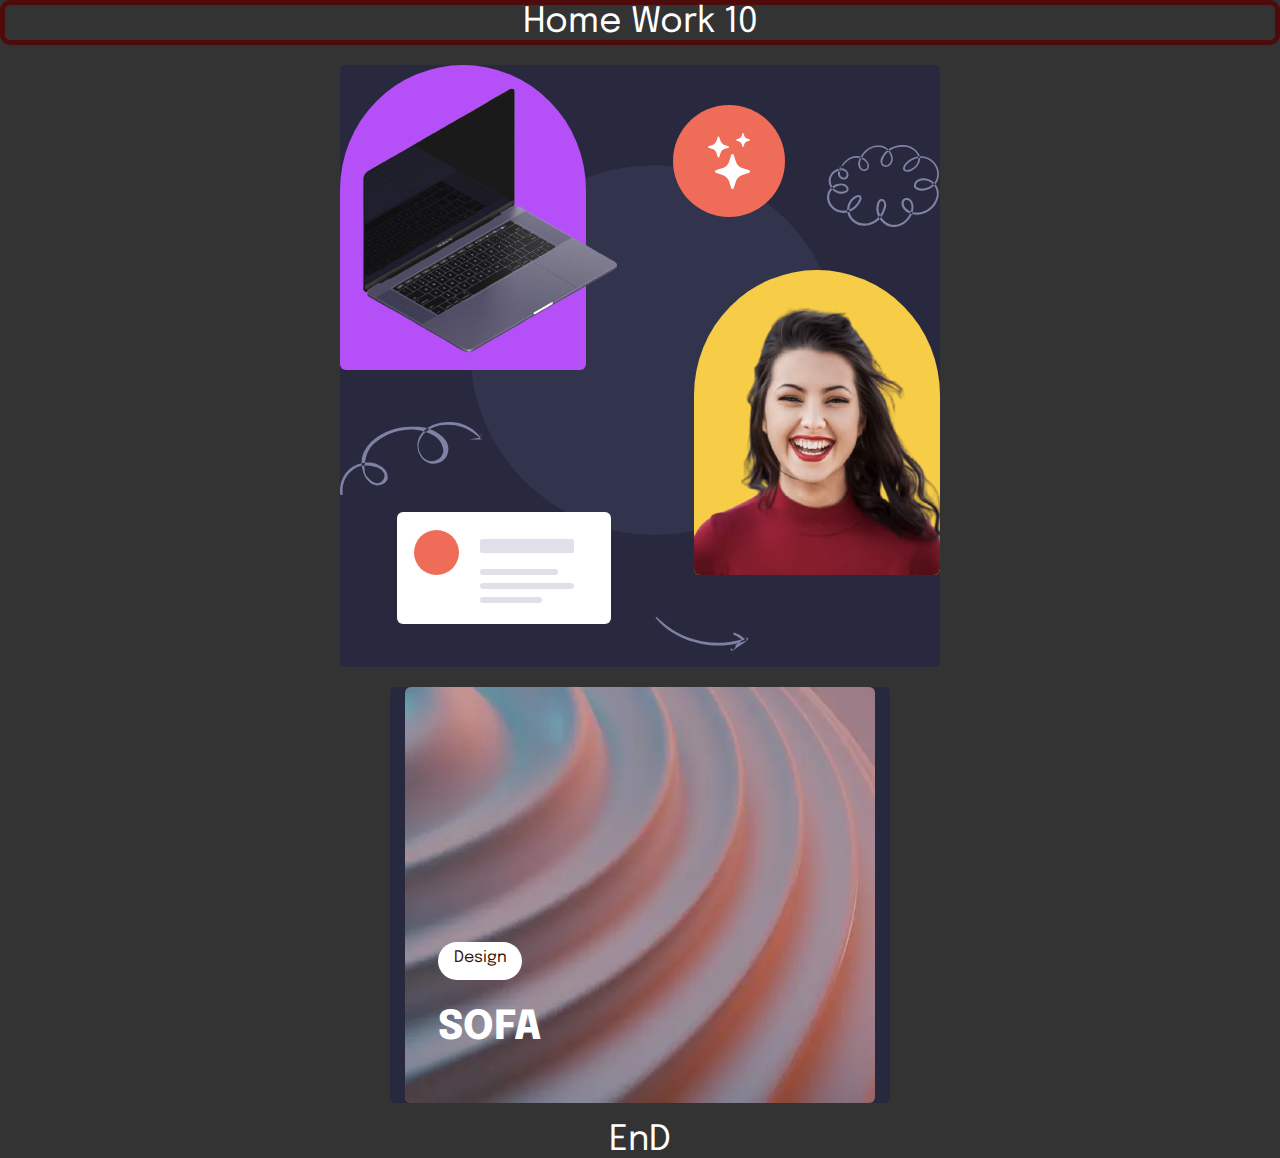
<file: lesson_10/index.html>
<!DOCTYPE html>
<html lang="en">

<head>
   <meta charset="UTF-8">
   <meta name="viewport" content="width=device-width, initial-scale=1.0">
   <link rel="stylesheet" href="css/style.css">
   <title>Home Work 10</title>
</head>

<body>
   <div class="wrapper">
      <header>
         <div class="head">
            <h1>Home Work 10</h1>
         </div>
      </header>
      <main class="page">
         <div class="portfolio">
            <div class="portfolio__container">
               <div class="portfolio__item  portfolio__item--violet portfolio__item--bottom">
                  <img src="img/laptop.png" alt="laptop">
               </div>
               <div class="portfolio__item portfolio__item--yellow">
                  <img src="img/photo.png" alt="avatar">
               </div>
               <div class="portfolio__item portfolio__item--circle">
                  <img src="img/Shape.svg" alt="shape">
               </div>
               <div class="portfolio__item portfolio__item--card">
                  <img src="img/card.svg" alt="card">
               </div>
            </div>
         </div>
         <div class="portfolio2">
            <div class="portfolio2__container">
               <img src="img/bitmap.webp" alt="Image">
               <div class="portfolio2__content">
                  <div class="portfolio2__label portfolio2__label--border">Design</div>
                  <h2 class="portfolio2__title">SOFA</h2>
               </div>
            </div>
         </div>
      </main>
      <footer>
         <div class="footer">
            <h3>EnD</h3>
         </div>
      </footer>
   </div>
</body>

</html>
</file>
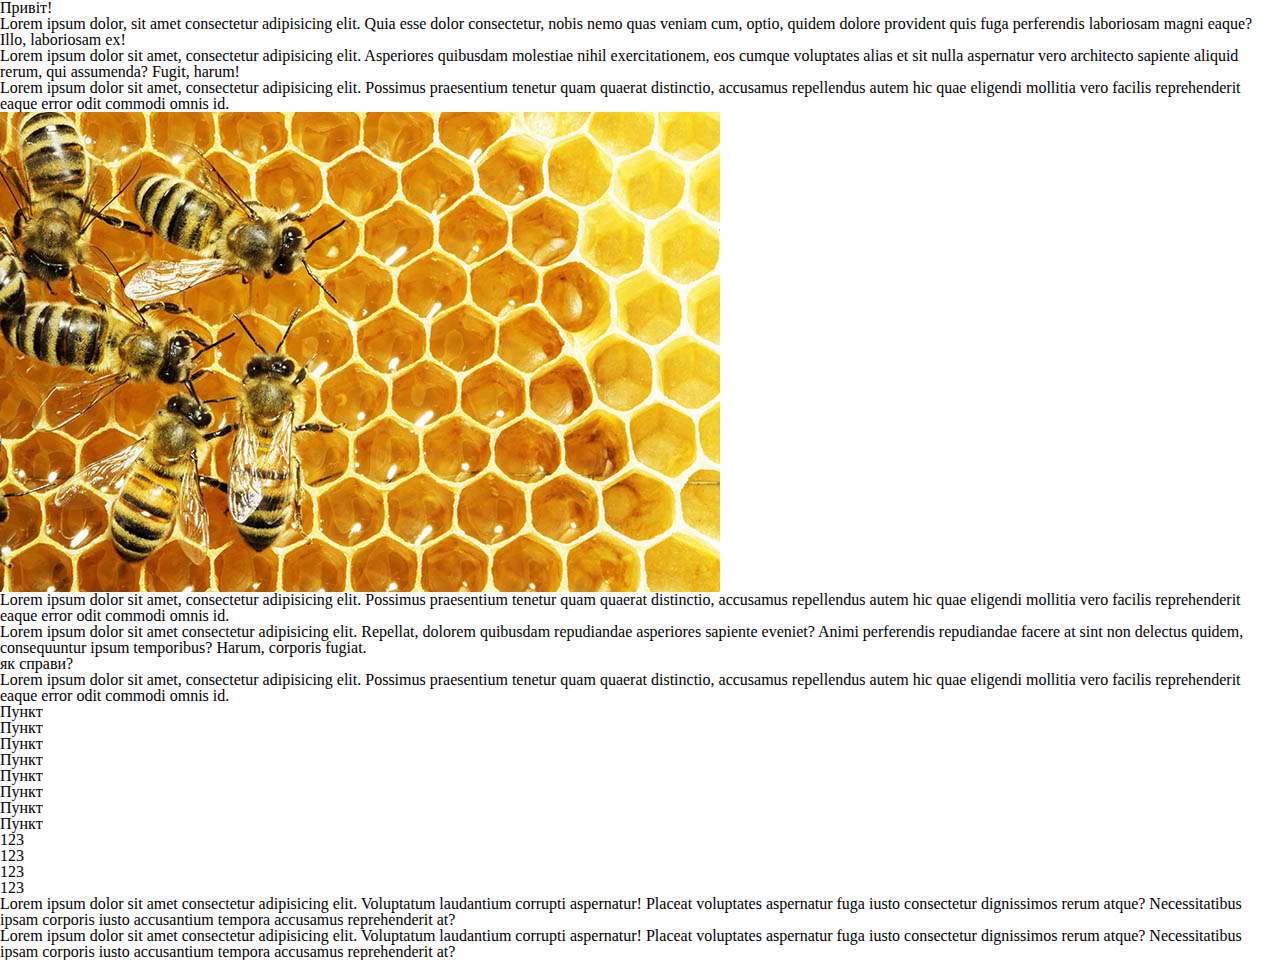
<file: lesson_3/index.html>
<!DOCTYPE html>
<!-- Ukraine - uk -->
<!-- Мова не визначена - zxx -->
<!-- Коди мов https://html-css.co.ua/html/lang-kodu-mov/ -->
<html lang="en">
	<head>
		<!-- Кодування тексту -->
		<meta charset="UTF-8">
		<!-- Налаштування в'юпорту (адаптиву, масштабу тощо) -->
		<meta name="viewport" content="width=device-width, initial-scale=1.0">
		<!--Варіант №3 !! Основний !! (підключення окремого файлу) -->
		<link rel="stylesheet" href="css/style.css">
		<!-- Заголовок сторінки в браузері -->
		<title>Lesson 03</title>
		<!-- Варіант №1 (тег style) -->
		<!-- 
		<style>
			h2{
				color: green;
			}
		</style>
		 -->
	</head>
	<body>
		<div class="lesson">
			<h1 class="title">Привіт!</h1>
			<!-- Варіант №2 (атрибут style) -->
			<!-- 
			<p style="color: green;">
				Lorem ipsum dolor sit amet, adipisicing elit. Possimus praesentium tenetur quam quaerat distinctio
			</p>
			-->
			<div class="text">
				Lorem ipsum dolor, sit amet consectetur adipisicing elit. Quia esse dolor consectetur, nobis nemo quas veniam cum, optio, quidem dolore provident quis fuga perferendis laboriosam magni eaque? Illo, laboriosam ex!
				<p>
					Lorem ipsum dolor sit amet, consectetur adipisicing elit. Asperiores quibusdam molestiae nihil exercitationem, eos cumque voluptates alias et sit nulla aspernatur vero architecto sapiente aliquid rerum, qui assumenda? Fugit, harum!
				</p>
			</div>
			<p>
				Lorem ipsum dolor sit amet, <a href="#">consectetur</a> adipisicing elit. Possimus praesentium tenetur quam quaerat distinctio, accusamus repellendus autem hic quae eligendi mollitia vero facilis reprehenderit eaque error odit commodi omnis id.
			</p>
			<img class="picture" src="img/honey.jpg" alt="Image">
			<p class="red text">
				Lorem ipsum dolor sit amet, <a href="#">consectetur</a> adipisicing elit. Possimus praesentium tenetur quam quaerat distinctio, accusamus repellendus autem hic quae eligendi mollitia vero facilis reprehenderit eaque error odit commodi omnis id.
			</p>
			<div>
				<p>
					Lorem ipsum dolor sit amet consectetur adipisicing elit. Repellat, dolorem quibusdam repudiandae asperiores sapiente eveniet? Animi perferendis repudiandae facere at sint non delectus quidem, consequuntur ipsum temporibus? Harum, corporis fugiat.
				</p>
			</div>
			<h2 class="title">як справи?</h2>
			<p id="some-id">
				Lorem ipsum dolor sit amet, <a href="#">consectetur</a> adipisicing elit. Possimus praesentium tenetur quam quaerat distinctio, accusamus repellendus autem hic quae eligendi mollitia vero facilis reprehenderit eaque error odit commodi omnis id.
			</p>
			<ol class="ol-list">
				<li class="item">Пункт</li>
				<li class="item">Пункт</li>
				<li class="item">Пункт</li>
				<li class="item">Пункт</li>
			</ol>
			<ul class="list">
				<li class="item">Пункт</li>
				<li class="item">Пункт</li>
				<li class="item">Пункт</li>
				<li class="item">Пункт</li>
			</ul>
			<div>123</div>
			<div class="text">123</div>
			<div class="text">123</div>
			<div>123</div>
		</div>
		<p>Lorem ipsum dolor sit amet consectetur adipisicing elit. Voluptatum laudantium corrupti aspernatur! Placeat voluptates aspernatur fuga iusto consectetur dignissimos rerum atque? Necessitatibus ipsam corporis iusto accusantium tempora accusamus reprehenderit at?</p>
		<p>Lorem ipsum dolor sit amet consectetur adipisicing elit. Voluptatum laudantium corrupti aspernatur! Placeat voluptates aspernatur fuga iusto consectetur dignissimos rerum atque? Necessitatibus ipsam corporis iusto accusantium tempora accusamus reprehenderit at?</p>

		<!------------------------- Атрибут class --------------------------->
		<!-- 
			Зв'язує CSS стіли з HTML-тегами
			Використовується для класифікації (групування)
			HTML-тегів з метою надання їм певних стилів.
		 -->
		<!-- 
			Правила написання імен класів: 
			1) Англійська мова (Приклад: title)
			2) Нижній регістр (маленьки літери) (Приклад: title)
			3) Пробіли замінюємо на дефіс (Приклад: big-title)
			4) Ім'я класу вільне, але має відображати що виводить HTML-елемент 
				та бути адекватним
			5) Назва класу НЕ МОЖЕ починатись з цифри та спец. символив
		-->
		<!-- Приклади: -->
		<!-- 
		<a href="#" class="link">Text</a>
		<div class="block"></div>
		<h1 class="title"></h1>
		<h2 class="sub-title"></h2>
		<ul class="list">
			<li class="item"></li>
		</ul>
		 -->

		<!-- 
			Для одного HTML-тегу може бути додано безліч 
			значеннь атрибуту class (через пробіл)
		 -->
		<!-- 
		<div class="block">
			<h1 class="block__title title"></h1>
		</div>
		 -->

		<!-- Це два класи big та title -->
		<!-- <h1 class="big title"></h1> -->

		<!-- Це один клас big-title -->
		<!-- <h1 class="big-title"></h1> -->

		<!-- 
			Один клас може застосовуватись 
			до багатьох HTML-тегів 
		-->
		<!-- 
		<div class="block"></div>
		<div class="block"></div>
		<div class="block"></div>
		<div class="block"></div>
		<div class="block"></div>
		<div class="block"></div>
		<a href="#" class="block"></a>
		<a href="#" class="block"></a>
		<a href="#" class="block"></a>
		<a href="#" class="block"></a>
		<a href="#" class="block"></a>
		<ul class="block">
			<li class="item"></li>
		</ul>
		-->

		<!-- Для бекенду гарно не задавати класи текстовим елементам -->

		<!-- 
		<div class="article">
			<h1>Заголовок сатті</h1>
			<p>
				Lorem ipsum dolor sit amet <a href="#">consectetur adipisicing</a> elit. Incidunt veniam rem ea iste quo, omnis enim a assumenda sapiente illo architecto. Amet officiis delectus molestiae. At assumenda nemo itaque odit!
			</p>
			<h2>ПідЗаголовок сатті</h2>

			<div>
				<p>
					Lorem ipsum dolor sit, amet consectetur adipisicing elit. Facilis temporibus vero quidem eum possimus cumque nemo alias voluptate iste porro. Odio quas repellat facilis itaque quam sit commodi et totam.
				</p>
			</div>

			<p>
				Lorem ipsum dolor sit amet <span>consectetur</span> adipisicing elit. Incidunt veniam rem ea iste quo, omnis enim a assumenda sapiente illo architecto. Amet officiis delectus molestiae. At assumenda nemo itaque odit!
			</p>
			<img src="img/..." alt="Image">
			<p>
				Lorem ipsum dolor sit amet consectetur adipisicing elit. Incidunt veniam rem ea iste quo, omnis enim a assumenda sapiente illo architecto. Amet officiis delectus molestiae. At assumenda nemo itaque odit!
			</p>
			<h2>ПідЗаголовок сатті</h2>
			<ul>
				<li>...</li>
				<li>...</li>
				<li>...</li>
			</ul>
			<p>
				Lorem ipsum dolor sit amet consectetur adipisicing elit. Incidunt veniam rem ea iste quo, omnis enim a assumenda sapiente illo architecto. Amet officiis delectus molestiae. At assumenda nemo itaque odit!
			</p>
		</div>
		 -->

		<!-- На бекенді ця конструкція буде виглядати приблизно так: -->
		<!-- 
		<div class="article">
			<?php echo($text); ?>
		</div>
		 -->

		<!-- ЧАСТІ ПОМИЛКИ---------------------------------- -->

		<!-- Приклад шляху для зображень -->
		<!-- Перед назвою папки img нічого ставити не треба! -->
		<!-- ВІРНО -->
		<!-- <img src="img/honey.jpg" alt="Honey"> -->
		<!-- НЕ ВІРНО -->
		<!-- <img src="/img/honey.jpg" alt="Honey"> -->
		<!-- <img src="./img/honey.jpg" alt="Honey"> -->
		<!-- <img src="../img/honey.jpg" alt="Honey"> -->

		<!-- Вкладенність списків -->
		<!-- ВІРНО -->
		<!-- <ul> -->
		<!-- Тут ми нічого не пишеко окрім li -->
		<!-- <li> -->
		<!-- Тут ми можемо писати інші теги у тому числі нові списки -->
		<!-- 
				<ol>
					<li></li>
					 -->
		<!-- .... -->
		<!-- <li></li> -->
		<!-- 
				</ol>
			</li>
			<li></li>
			<li></li>
			<li></li>
			<li></li>
		</ul>
		 -->

		<!-- НЕ ВІРНО -->
		<!-- 
		<ul>
			<li></li>
			<li></li>
			<ul>
				<li></li>
			</ul>
			<li></li>
			<li></li>
		</ul>
		 -->

		<!-- 
			Тег BR використовується лише 
			для переводу тексту у новий рядок. 
			Писати два і більше BR підряд для 
			емітації відступу не можна
		-->
		<!-- ВІРНО -->
		<!-- 
		<p>
			Lorem ipsum dolor sit <br> amet consectetur adipisicing elit. Molestiae adipisci earum cum corporis inventore perspiciatis ex ipsa labore quisquam atque asperiores alias eum perferendis fuga minus, mollitia quibusdam obcaecati. Sint.
		</p>
		 -->

		<!-- НЕ ВІРНО -->
		<!-- 
		<p>
			Lorem ipsum dolor <br><br><br> sit amet consectetur adipisicing elit. Ipsam repudiandae pariatur quam odit eum accusamus alias officia inventore est totam. Distinctio ipsum quas veniam eum eius. Unde rerum molestias recusandae.
		</p>
		<p>
			Lorem ipsum dolor sit amet consectetur adipisicing elit. Ipsam repudiandae pariatur quam odit eum accusamus alias officia inventore est totam. Distinctio ipsum quas veniam eum eius. Unde rerum molestias recusandae.
		</p>
		<br>
		<br>
		<ul>
			<li></li>
			<li></li>
			<li></li>
		</ul>
		 -->
	</body>
</html>
</file>
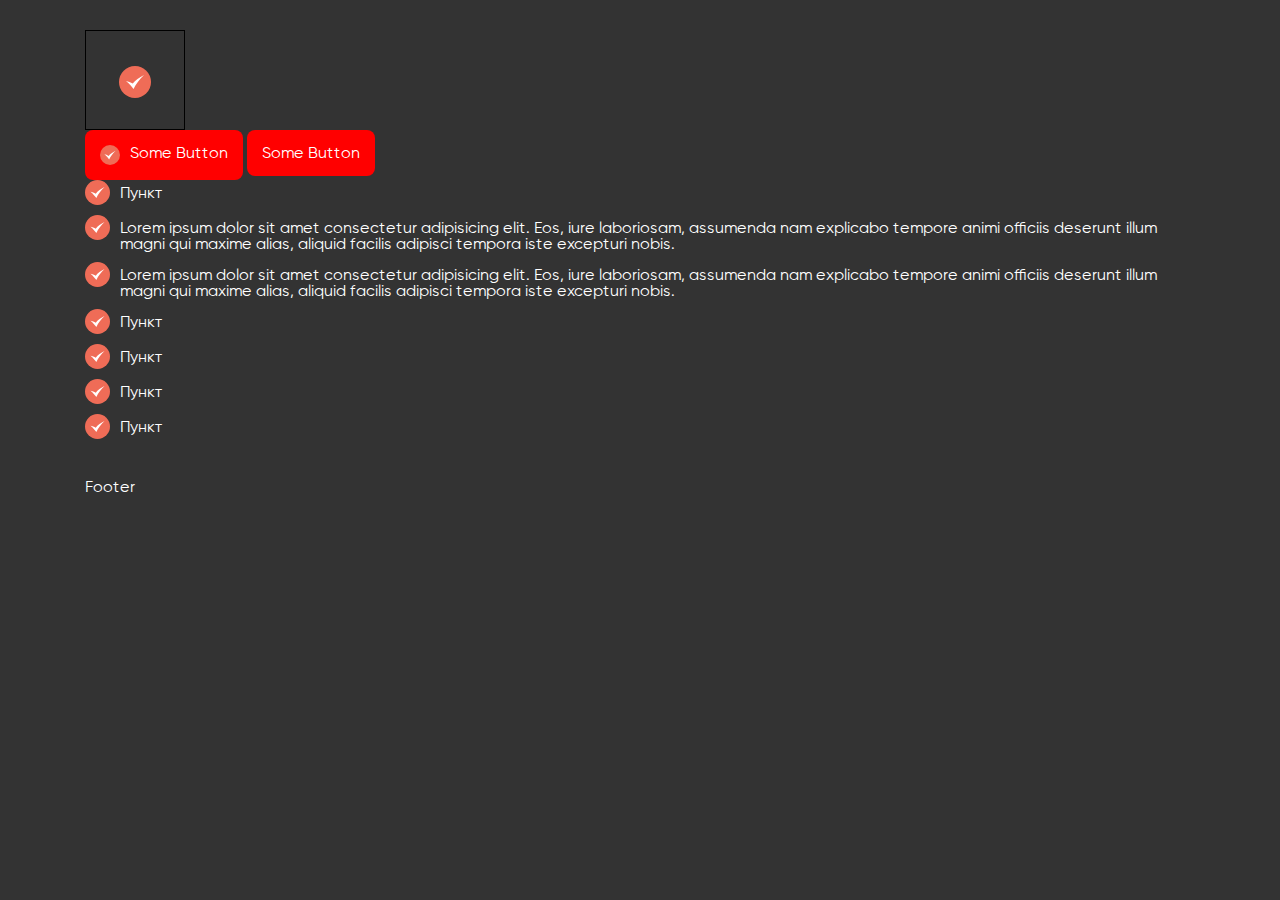
<file: lesson_04/lesson_06/index.html>
<!DOCTYPE html>
<!-- Коди мов https://html-css.co.ua/html/lang-kodu-mov/ -->
<html lang="en">
	<head>
		<!-- Кодування тексту -->
		<meta charset="UTF-8">
		<!-- Налаштування в'юпорту (адаптиву, масштабу тощо) -->
		<meta name="viewport" content="width=device-width, initial-scale=1.0">
		<!-- Підключення окремого файлу стилів -->
		<link rel="stylesheet" href="css/style.css">
		<!-- Заголовок сторінки в браузері -->
		<title>Lesson 06</title>
	</head>
	<body>
		<div class="wrapper">
			<header class="header"></header>
			<main class="page">
				<div class="section-1">
					<div class="container">

						<div class="block-ex">
							<img src="img/check.svg" alt="Image">
						</div>

						<a href="#" class="button-icon"><span>Some Button</span></a>
						<a href="#" class="button-icon">Some Button</a>

						<ul class="list">
							<li class="list__item">Пункт</li>
							<li class="list__item">Lorem ipsum dolor sit amet consectetur adipisicing elit. Eos, iure laboriosam, assumenda nam explicabo tempore animi officiis deserunt illum magni qui maxime alias, aliquid facilis adipisci tempora iste excepturi nobis.</li>
							<li class="list__item">Lorem ipsum dolor sit amet consectetur adipisicing elit. Eos, iure laboriosam, assumenda nam explicabo tempore animi officiis deserunt illum magni qui maxime alias, aliquid facilis adipisci tempora iste excepturi nobis.</li>
							<li class="list__item">Пункт</li>
							<li class="list__item">Пункт</li>
							<li class="list__item">Пункт</li>
							<li class="list__item">Пункт</li>
						</ul>

						<!-- 
						<div class="arrow-left"></div>
						<div class="arrow-right"></div>
						<div class="arrow-top"></div>
						<div class="arrow-bottom"></div>
						 -->
						<!-- <a href="#" class="button">кнопка</a> -->

						<!-- 
						<div class="block">
							Lorem ipsum, dolor sit amet <a href="#" class="link">consectetur</a> adipisicing elit. Eos asperiores mollitia inventore suscipit quo quia aspernatur! Omnis illum saepe culpa est accusamus voluptate assumenda eligendi nulla, veritatis tempore aliquam quae.
							Lorem ipsum, dolor sit amet <a href="#" class="link">consectetur</a> adipisicing elit. Eos asperiores mollitia inventore suscipit quo quia aspernatur! Omnis illum saepe culpa est accusamus voluptate assumenda eligendi nulla, veritatis tempore aliquam quae.
							Lorem ipsum, dolor sit amet <a href="#" class="link">consectetur</a> adipisicing elit. Eos asperiores mollitia inventore suscipit quo quia aspernatur! Omnis illum saepe culpa est accusamus voluptate assumenda eligendi nulla, veritatis tempore aliquam quae.
							Lorem ipsum, dolor sit amet <a href="#" class="link">consectetur</a> adipisicing elit. Eos asperiores mollitia inventore suscipit quo quia aspernatur! Omnis illum saepe culpa est accusamus voluptate assumenda eligendi nulla, veritatis tempore aliquam quae.
							Lorem ipsum, dolor sit amet <a href="#" class="link">consectetur</a> adipisicing elit. Eos asperiores mollitia inventore suscipit quo quia aspernatur! Omnis illum saepe culpa est accusamus voluptate assumenda eligendi nulla, veritatis tempore aliquam quae.
							Lorem ipsum, dolor sit amet <a href="#" class="link">consectetur</a> adipisicing elit. Eos asperiores mollitia inventore suscipit quo quia aspernatur! Omnis illum saepe culpa est accusamus voluptate assumenda eligendi nulla, veritatis tempore aliquam quae.
							Lorem ipsum, dolor sit amet <a href="#" class="link">consectetur</a> adipisicing elit. Eos asperiores mollitia inventore suscipit quo quia aspernatur! Omnis illum saepe culpa est accusamus voluptate assumenda eligendi nulla, veritatis tempore aliquam quae.
							Lorem ipsum, dolor sit amet <a href="#" class="link">consectetur</a> adipisicing elit. Eos asperiores mollitia inventore suscipit quo quia aspernatur! Omnis illum saepe culpa est accusamus voluptate assumenda eligendi nulla, veritatis tempore aliquam quae.
							Lorem ipsum, dolor sit amet <a href="#" class="link">consectetur</a> adipisicing elit. Eos asperiores mollitia inventore suscipit quo quia aspernatur! Omnis illum saepe culpa est accusamus voluptate assumenda eligendi nulla, veritatis tempore aliquam quae.
							Lorem ipsum, dolor sit amet <a href="#" class="link">consectetur</a> adipisicing elit. Eos asperiores mollitia inventore suscipit quo quia aspernatur! Omnis illum saepe culpa est accusamus voluptate assumenda eligendi nulla, veritatis tempore aliquam quae.
							Lorem ipsum, dolor sit amet <a href="#" class="link">consectetur</a> adipisicing elit. Eos asperiores mollitia inventore suscipit quo quia aspernatur! Omnis illum saepe culpa est accusamus voluptate assumenda eligendi nulla, veritatis tempore aliquam quae.
							Lorem ipsum, dolor sit amet <a href="#" class="link">consectetur</a> adipisicing elit. Eos asperiores mollitia inventore suscipit quo quia aspernatur! Omnis illum saepe culpa est accusamus voluptate assumenda eligendi nulla, veritatis tempore aliquam quae.
							Lorem ipsum, dolor sit amet <a href="#" class="link">consectetur</a> adipisicing elit. Eos asperiores mollitia inventore suscipit quo quia aspernatur! Omnis illum saepe culpa est accusamus voluptate assumenda eligendi nulla, veritatis tempore aliquam quae.
							Lorem ipsum, dolor sit amet <a href="#" class="link">consectetur</a> adipisicing elit. Eos asperiores mollitia inventore suscipit quo quia aspernatur! Omnis illum saepe culpa est accusamus voluptate assumenda eligendi nulla, veritatis tempore aliquam quae.
							Lorem ipsum, dolor sit amet <a href="#" class="link">consectetur</a> adipisicing elit. Eos asperiores mollitia inventore suscipit quo quia aspernatur! Omnis illum saepe culpa est accusamus voluptate assumenda eligendi nulla, veritatis tempore aliquam quae.
							Lorem ipsum, dolor sit amet <a href="#" class="link">consectetur</a> adipisicing elit. Eos asperiores mollitia inventore suscipit quo quia aspernatur! Omnis illum saepe culpa est accusamus voluptate assumenda eligendi nulla, veritatis tempore aliquam quae.
							Lorem ipsum, dolor sit amet <a href="#" class="link">consectetur</a> adipisicing elit. Eos asperiores mollitia inventore suscipit quo quia aspernatur! Omnis illum saepe culpa est accusamus voluptate assumenda eligendi nulla, veritatis tempore aliquam quae.
							Lorem ipsum, dolor sit amet <a href="#" class="link">consectetur</a> adipisicing elit. Eos asperiores mollitia inventore suscipit quo quia aspernatur! Omnis illum saepe culpa est accusamus voluptate assumenda eligendi nulla, veritatis tempore aliquam quae.
							Lorem ipsum, dolor sit amet <a href="#" class="link">consectetur</a> adipisicing elit. Eos asperiores mollitia inventore suscipit quo quia aspernatur! Omnis illum saepe culpa est accusamus voluptate assumenda eligendi nulla, veritatis tempore aliquam quae.
							Lorem ipsum, dolor sit amet <a href="#" class="link">consectetur</a> adipisicing elit. Eos asperiores mollitia inventore suscipit quo quia aspernatur! Omnis illum saepe culpa est accusamus voluptate assumenda eligendi nulla, veritatis tempore aliquam quae.
						</div>
						<span class="inline">
							Lorem ipsum dolor, sit amet consectetur adipisicing elit. Accusantium, debitis quia quod explicabo dignissimos ullam quis nam voluptates perferendis deleniti dolores unde recusandae alias impedit soluta nihil qui est eius.
						</span>
						<img src="img/card-image.jpg" class="inline-block" alt="Image">
						<div class="circle"></div>
						 -->
					</div>
				</div>
			</main>
			<footer class="footer">
				<div class="container">
					Footer
				</div>
			</footer>
		</div>
	</body>
</html>
</file>
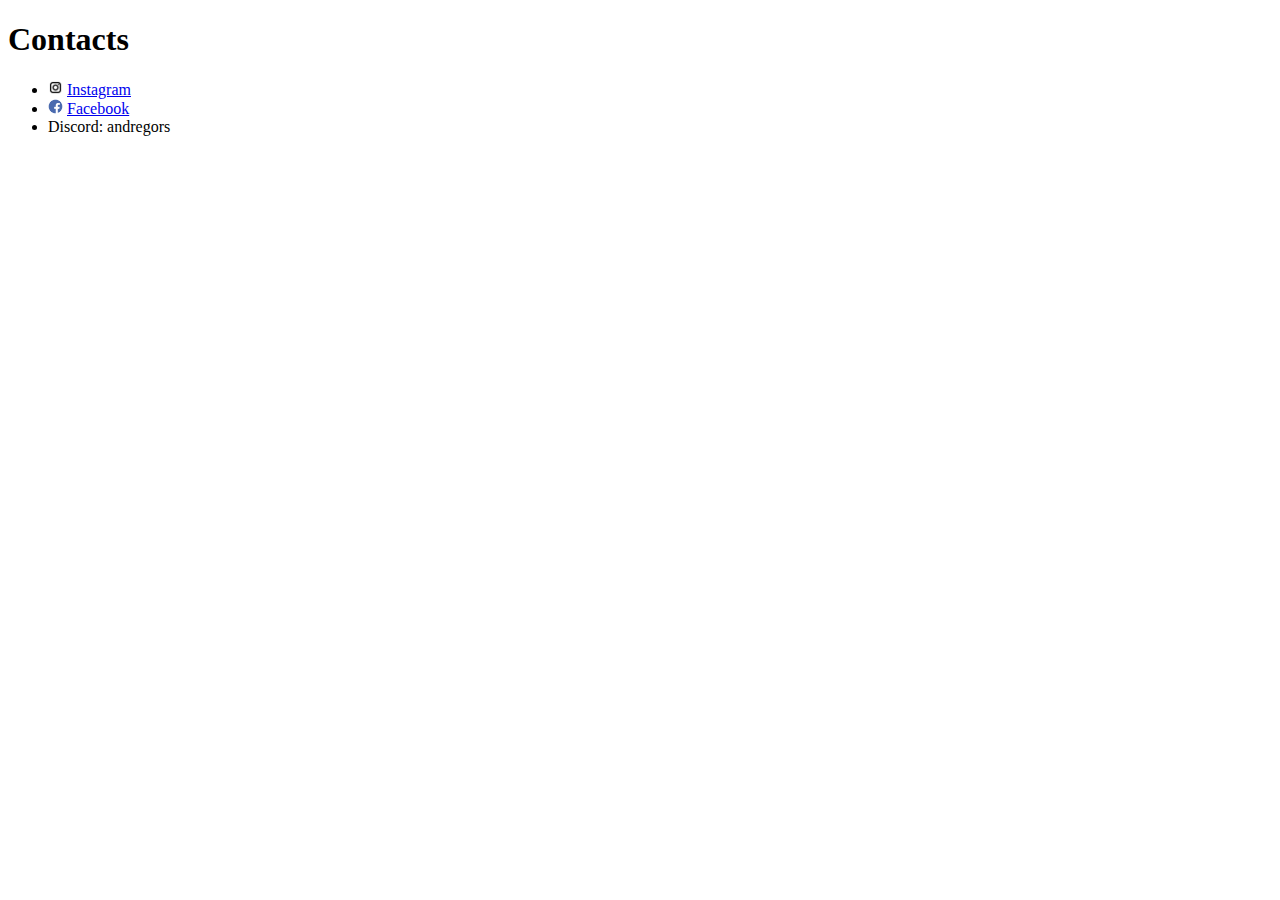
<file: lesson_02/contacts.html>
<!DOCTYPE html>
<html lang="en">

<head>
   <meta charset="UTF-8">
   <meta name="viewport" content="width=device-width, initial-scale=1.0">
   <title>Contacts</title>
</head>

<body>
   <h1>Contacts</h1>
   <ul>
      <li><img src="img/instagram-new.png" alt="Іконка інстаграму" width="15">
         <a href="http://www.instagram.com" target="_blank">Instagram</a>
      </li>
      <li><img src="img/facebook.png" alt="Іконка фейсбуку" width="15">
         <a href="http://www.facebook.com" target="_blank">Facebook</a>
      </li>
      <li>Discord: andregors </li>
   </ul>
</body>

</html>
</file>
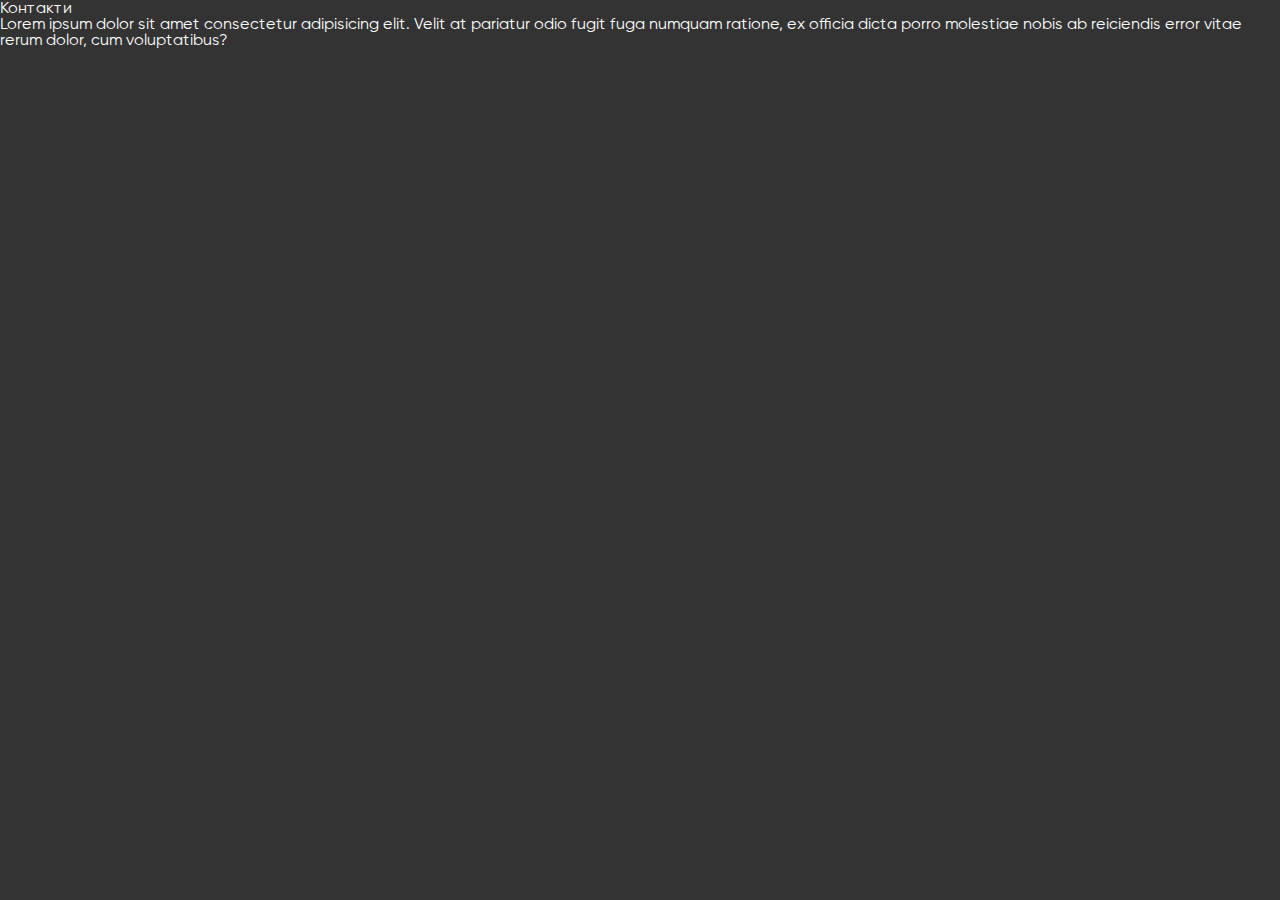
<file: lesson_05/contacts.html>
<!DOCTYPE html>
<!-- Ukraine - uk -->
<!-- Мова не визначена - zxx -->
<!-- Коди мов https://html-css.co.ua/html/lang-kodu-mov/ -->
<html lang="en">
	<head>
		<!-- Кодування тексту -->
		<meta charset="UTF-8">
		<!-- Налаштування в'юпорту (адаптиву, масштабу тощо) -->
		<meta name="viewport" content="width=device-width, initial-scale=1.0">
		<!--Варіант №3 !! Основний !! (підключення окремого файлу) -->
		<link rel="stylesheet" href="css/style.css">
		<!-- Заголовок сторінки в браузері -->
		<title>Contacts</title>
	</head>
	<body>
		<h1>Контакти</h1>
		<p>
			Lorem ipsum dolor sit amet consectetur adipisicing elit. Velit at pariatur odio fugit fuga numquam ratione, ex officia dicta porro molestiae nobis ab reiciendis error vitae rerum dolor, cum voluptatibus?
		</p>
	</body>
</html>
</file>
<file: lesson_05/css/style.css>
/* Підключення фрифтів */

/* Google Fonts (Plugin) */
/* @import url("https://fonts.googleapis.com/css?family=Manrope:regular,500,600,700&display=swap"); */

/* Локальне підключення шрифтів */
@import url("fonts.css");

/* Скидання стилів */
@import url("reset.css");

/* Основні стилі */
body {
	font-family: "Gilroy", sans-serif;
	background-color: #333;
	color: #fff;
}

/* ======================================================== */
/* --------------- CSS-властивості блоків ----------------- */
/* ======================================================== */

.block {
	background-color: #77608d;
}
.inline {
	background-color: #7a956b;
}
.inline-block {
	background-color: #794f45;
}

/* ======================================================== */

/* Відступи */
/* Відступи неочікувано працюють для рядкових об'єктів */
/* Відступи прийнято задавати для батьківського об'єкту */

/*
padding - Внутрішній відступ. 
Відступи (відстань) ВСЕРЕДЕНІ об'єкту. 
Від кордонів об'єкту ДО ЙОГО КОНТЕНТУ
НЕ успадковується

Анатомія значення відступів:
- Цифрове значення + одиниця виміру (10px, 50%... і т.д.)
- Не може бути від'ємним
- При вказанні значення у відсотках
відсоток береться від ШИРИНИ батьківського об'єкту,
навіть для вертикальних відступів 

padding: з_усіх_сторін;
padding: зверху_знизу зправа_зліва;
padding: зверху зправа_зліва знизу;
padding: зверху зправа знизу зліва;
(годинникова стрілка)

padding-top: значення;
padding-right: значення;
padding-bottom: значення;
padding-left: значення;
*/

/* Level 2 */

/* Задає однакові логічні блочні відступи на початку та вкінці */
/* padding-block: ; */
/* Задає однакові логічні рядкові відступи зліва та справа */
/* padding-inline: ; */

/* padding-block: 20px; */
/* = */
/* padding: 20px 0px; */
/* або */
/* padding: 20px 0px 20px 0px; */
/* або */
/* padding-top: 20px; */
/* padding-bottom: 20px; */

/* Різні значення  */
/* padding-block: 10px 50px; */

/* padding-inline: 20px; */
/* = */
/* padding: 0px 20px; */
/* або */
/* padding: 0px 20px 0px 20px; */
/* або */
/* padding-left: 20px; */
/* padding-right: 20px; */

/* Різні значення  */
/* padding-inline: 10px 50px; */

/* 
	Властивості для задання 
	відступів конкретній стороні 
	*/

/* 
	Задає внутрішній логічний блочний
	відступ на початку елменту 
	*/
/* padding-block-start: 20px; */

/* 
	Задає внутрішній логічний блочний 
	відступ в кінці елменту 
	*/
/* padding-block-end: 30px; */

/* 
	Задає внутрішній логічний рядковий
	відступ на початку елменту 
	*/
/* padding-inline-start: 50px; */
/* 
	Задає внутрішній логічний рядковий 
	відступ в кінці елменту 
	*/
/* padding-inline-end: 80px; */

/* padding-inline-start: 50px; */

/* Різниця між заданням відступів */
/*
	padding-left: 50px;
	writing-mode: vertical-rl;
	*/
/*
	padding-inline-start: 50px;
	writing-mode: vertical-rl;
*/

.block {
	/* padding: 20px; */
	/* padding: 20px 50px; */
	/* padding: 20px 50px 30px; */
	/* padding: 15px 30px 10px 50px; */

	/*
	padding-top: 20px;
	padding-right: 30px;
	padding-bottom: 50px;
	padding-left: 15px;
	*/
	/* 
		Використовуємо, коли маємо 
		відступ лише з однієї сторони 
	*/
	/* padding-left: 20px; */

	/* padding: 20px; */

	/* Приклад у % */
	/*
	padding-left: 20%;
	padding-top: 20%;
	*/
}

.inline {
	/*
	padding-left: 50px;
	padding-right: 50px;
	*/
	/*
	padding-top: 50px;
	padding-bottom: 20px;
	*/
}

.inline-block {
	/* padding: 20px; */
}

/*
margin - Зовнішній відступ.
Відступи ЗОВНІ об'єкту до інших об'єктів. 
НЕ успадковується

Особливості:
- Значення можуть бути від'ємними!
- Спрацьовує ефект "схлопування" 
	(накладання, колапс, згортання)

margin: з_усіх_сторін;
margin: зверху_знизу зправа_зліва;
margin: зверху зправа_зліва знизу;
margin: зверху зправа знизу зліва;

margin-top: значення;
margin-right: значення;
margin-bottom: значення;
margin-left: значення;
*/

/* Level 2 */

/* Задає однакові логічні блочні відступи на початку та вкінці */
/* margin-block: ; */
/* Задає однакові логічні рядкові відступи зліва та справа */
/* margin-inline: ; */

/* margin-block: 20px; */
/* = */
/* margin: 20px 0px; */
/* або */
/* margin: 20px 0px 20px 0px; */
/* або */
/* margin-top: 20px; */
/* margin-bottom: 20px; */

/* Різні значення  */
/* margin-block: 10px 50px; */

/* margin-inline: 20px; */
/* = */
/* margin: 0px 20px; */
/* або */
/* margin: 0px 20px 0px 20px; */
/* або */
/* margin-left: 20px; */
/* margin-right: 20px; */

/* Різні значення  */
/* margin-inline: 10px 50px; */

/* 
	Властивості для задання 
	відступів конкретній стороні 
	*/

/* 
	Задає завнішній логічний блочний
	відступ на початку елменту 
	*/
/* margin-block-start: 20px; */

/* 
	Задає завнішній логічний блочний 
	відступ в кінці елменту 
	*/
/* margin-block-end: 30px; */

/* 
	Задає завнішній логічний рядковий
	відступ на початку елменту 
	*/
/* margin-inline-start: 50px; */
/* 
	Задає завнішній логічний рядковий 
	відступ в кінці елменту 
	*/
/* margin-inline-end: 80px; */

/* margin-inline-start: 50px; */

/* Різниця між заданням відступів */
/*
	margin-left: 50px;
	writing-mode: vertical-rl;
	*/
/*
	margin-inline-start: 50px;
	writing-mode: vertical-rl;
	*/

.block {
	/* margin: 50px; */
	/* margin-top: -10px; */

	/* Приклад у % */
	/* margin: 20%; */
}

/*
Ефект "схлопування" 
(накладання, колапс, згортання) margin.
Виникає коли зовнішній відступ 
заданий сусіднім об'єктам.

Значання відступу буде дорівнювати 
найбільшому з 2х значеннь.
Відступ margin прийнято задавати з ліва направо
та зверху вниз
*/
/*
.block {
	margin-bottom: 50px;
}
.block-2 {
	margin-top: 30px;
	background-color: #794f45;
}
*/

.inline {
	/*
	margin-top: 50px;
	margin-bottom: 50px;
	margin-left: 50px;
	margin-right: 50px;
	*/
}
.inline-block {
	/*
	margin-top: 10px;
	margin-bottom: 50px;
	margin-left: 20px;
	margin-right: 50px;
	*/
}

/* 
	!!!!!!!!!!
	Для того, щоб вдало застосовати той чи інший відступ
	проговорюємо вголос:
	1) який тип відступу треба (внутрішній чи зовнішній)?
	2) для якого об'єкту треба задати відступ?
*/

.block {
	/* padding: 20px; */
	/* Відступ саме між об'єктом .block та оточенням */
	margin-bottom: 50px;
}
.block p {
	/* Відступ саме між об'єктами p та оточенням */
	margin-bottom: 30px;
}

/*
	width - чітко задає ширину блочного (блочно-рядкового) 
	об'єкту.
	НЕ працює зі рядковими об'єктами
	width: значення;
	auto - (за замовченням) автоматичний розмір
	НЕ успадковується
*/
/*
	max-width 
	Встановлює максимальну ширину 
	блочних (блочно-рядкових) тегів 
	Властивість не успадковується 
	НЕ працює зі рядковими об'єктами
*/
/*
	min-width 
	Встановлює мінімальну ширину 
	блочних (блочно-рядкових) тегів 
	Властивість не успадковується 
	НЕ працює зі рядковими об'єктами
*/

/* 
	Значення у %
	% береться від ширини батьківського об'єкту
*/

/*
.block {
	width: 150px;
}
.inline {
	width: 100000050px;
}
.inline-block {
	width: 100px;
}*/

.block {
	/*
	max-width: 600px;
	min-width: 300px;
	*/

	/* margin-left: 50px; */
	/* width: auto; */
	/* width: 100%; */
}

/*
height 
Встановлює чітку висоту блочних (блочно-рядкових) тегів 
Властивість не успадковується 
НЕ працює зі рядковими об'єктами

min-height 
Встановлює мінімальну висоту 
блочних (блочно-рядкових) тегів 
Властивість не успадковується 
НЕ працює зі рядковими об'єктами

max-height 
Встановлює максимальну 
висоту блочних (блочно-рядкових) тегів 
Властивість не успадковується 
НЕ працює зі рядковими об'єктами
*/

.block {
	/* height: 200px; */
	/* max-height: 100px; */
}

/* Level 2 */

/* Задає логічний рядкорий розмір об'єкту */
/* inline-size: ; */
/* Задає логічний блочний розмір об'єкту */
/* block-size: ; */

/*
	inline-size: 200px;
	block-size: 150px;

	мінімальні та максимальні обмеження

	max-inline-size
	max-block-size

	min-inline-size
	min-block-sizes
	*/

.block {
	/*
	width: 300px;
	writing-mode: vertical-rl;
	*/

	/*
	inline-size: 300px;
	writing-mode: vertical-rl;
	*/
}

/*
box-sizing
Застосовується для зміни алгоритму обчислення величин
content-box - (за замовченням) додає відступи
до розміру об'єкту
border-box - значення розмірів враховують відступи
*/
/*
.block {
	border-left: 10px solid #000;
	margin-left: 50px;
	padding-left: 50px;
	width: 500px;
}
*/

/*
	overflow 
	Керує відображенням контенту блочного елементу
	Властивість не успадковується
	visible - (за замовченням) Відображається усесь 
	контент елемента, навіть за межами встановлених розмірів
	hidden - Відображається тільки контент всередені елемента,
	clip - Майже теж саме що й hidden.
	все інше буде сховано
	scroll - Завжди додаються смужки прокрутки
	auto - Смужки прокрутки додаються лише за необхідністю

	Тільки вертикаль
	overflow-y: ; 
	Тільки горизонталь
	overflow-x: ;
*/
.block {
	/* height: 200px; */
	/* overflow: auto; */
}

/*
vertical-align - Визначає вертикальне верівнювання 
блочно-рядкових або блочно-рядкових + рядкових об'єктів.
top
middle
bottom
*/

.inline-block {
	/* vertical-align: middle; */
}

/*
	display
	Багатоцільова властивість яка задає 
	глобальні параметри тега. 
	Властивість не успадковується
	block - (за замовченням для блочних об'ектів) 
	Елемент відображається як блочний.
	inline - (за замовченням для рядкових об'ектів)  
	Елемент відображається як рядковий.
	inline-block - (блочно-рядковий) 
	Елемент відображається як 
	рядковий але з можливістю 
	використання усіх CSS-властивостей.
	none - Елемент не виводиться в браузер. 
	Інші елементи займають його місце.
	Не приймає участь у обробці браузером.
*/

.block {
	/* display: block; (за замовченням) */
}
.inline {
	width: 500px;
	/* display: inline; (за замовченням) */
}
.inline-block {
	/* display: inline-block; (за замовченням) */
	/* display: block; */
	/* 
	Нічого не змінює 
	display: inline;
	*/
}

/* Центрування блоку */
/*
1) Об'єкт має бути блочним
2) Об'єкт має мати меньшу ширину
	за батьківський елемент
3) Додаємо margin: 0 auto;
*/

.block {
	max-width: 500px;
	margin: 0 auto;
	/* або */
	/* margin-inline: auto; */
}

.section {
	max-width: 500px;
	margin: 0 auto;
	overflow: hidden;
	background-color: #794f45;
}
.items {
	margin-left: -5px;
	margin-right: -5px;
	font-size: 0;
}
.item {
	width: 33.333%;
	display: inline-block;
	margin-bottom: 10px;
	padding-left: 5px;
	padding-right: 5px;
	vertical-align: top;
}

.content {
	font-size: 18px;
	background-color: #7a956b;
	text-align: center;
	padding: 25px;
}
</file>
<file: lesson_06/css/style.css>
/* Підключення фрифтів */

/* Google Fonts (Plugin) */
@import url("https://fonts.googleapis.com/css?family=Manrope:regular,500,600,700&display=swap");
@import url("https://fonts.googleapis.com/css?family=Epilogue:regular,800&display=swap");

/* Локальне підключення шрифтів */
@import url("fonts.css");

/* Скидання стилів */
@import url("reset.css");

/* Основні стилі */
.wrapper {
   min-height: 100%;
   overflow: hidden;
}
.header {
   font-family:"Manrope",sans-serif;
   font-size: 50px;
   color: bisque;
   border: 1px solid black;
   border-radius: 5px;
   text-align: center;
   background-color: gray;
}
.dark {
   background-repeat: no-repeat;
    background-image: url(../img/sub-container.png), linear-gradient(180deg, rgba(20, 20, 20, 0.00) 0%, #141414 100%);
    background-color: #141414;
    background-position: center;
    background-size: contain;
}
.dark-theme {
   max-width: 1950px;
   padding: 0 15px;
   margin: 0 auto;
}
.dark-section {
    padding-top: 796px;
    padding-bottom: 50px;
    color: #999;
    text-align: center;
    font-family: "Manrope", sans-serif;
    font-size: 18px;
    font-weight: 400;
    line-height: 1.5;
}
.text-section {
   margin: 0 auto 50px;
   max-width: 1096px;
}
.dark-title {
   color: #FFF;
   font-size: 58px;
   font-weight: 700;
   margin-bottom: 14px;
}
.dark-button {
   padding: 18px 24px;
    border-radius: 8px;
    background-color: #E50000;
    color: #FFF;
    font-size: 18px;
    font-weight: 600;
    line-height: 1.5;
}
/*  */
.portfolio {
   font-family: "Epilogue", sans-serif;
   color: rgba(57, 20, 0, 0.64);
   font-size: 16px;
   font-weight: 400;
   line-height: 2;
   background-color: #FFE4DF;
   padding: 50px 0;
}
.portfolio-section {
   max-width: 1204px;
   padding: 0 15px;
   margin-left: auto;
   margin-right: auto;
   background: url(../img/pic.svg);
   background-repeat: no-repeat;
   background-position: 800px 0px;
   background-size: contain;
}
.portfolio-head {
   color: #EF6D58;
   letter-spacing: 3px;
   margin-bottom: 20px;
   text-transform: uppercase;
}
.portfolio-title {
   color: #391400;
   font-size: 56px;
   font-weight: 800;
   line-height: 1.14;
   letter-spacing: -1px;
   margin-bottom: 26px;
   max-width: 397px;
}
.portfolio-text {
   color: #391400;
   font-size: 20px;
   line-height: 1.6;
   margin-bottom: 26px;
}
.portfolio-item {
}
.portfolio-item-list {
   margin-bottom: 16px;
    background-image: url(../img/check.svg);
    background-repeat: no-repeat;
    padding-left: 48px;
}
.footer{
   background-color: gray;
   font-family:"Epilogue",sans-serif;
   font-size: 50px;
   color: rgba(68, 26, 219, 0.594);
   border: 1px solid black;
   border-radius: 5px;
   text-align: center;
}
</file>
<file: lesson_07/css/style.css>
/* Підключення фрифтів */

/* Google Fonts (Plugin) */
@import url("https://fonts.googleapis.com/css?family=Manrope:regular,500,600,700&display=swap");
@import url("https://fonts.googleapis.com/css?family=DM+Sans:regular,700&display=swap");
@import url("https://fonts.googleapis.com/css?family=Epilogue:regular,800&display=swap");
/* Локальне підключення шрифтів */
@import url("fonts.css");

/* Скидання стилів */
@import url("reset.css");

/* Основні стилі */
.wrapper {
	min-height: 100%;
	overflow: hidden;
}
.head{
   font-size: 65px;
   color: #4A3AFF;
   background: #6E6C83;
   text-align: center;
   margin-bottom: 20px;
}
/* Timeline */
.timeline-logo{
   font-size: 50px;
   text-align:center;
   color: #211d54;
   height: 70px;
   margin-bottom: 50px;
   background-color: #434156;

}
.timeline {
   font-family: "DM+Sans",sans-serif;
   width: 100%;
}
.timeline-section {
   margin: 0px auto;
   max-width: 943px;
}
.timeline-content{
   display: inline-block;
   max-width: 630px;
   padding-block: 106px;
   vertical-align: middle;
}
.timeline__content>*:not(:last-child) {
   margin-bottom: 8px;
}
.timeline-number{
   display: inline-block;
   width: 218px;
   height: 218px;
   background-color: rgba(74, 58, 255, 0.1);
   border-radius: 50%;
   color: #4A3AFF;
   text-align: center;
   font-size: 88px;
   font-weight: 700;
   line-height: 247.727273%;
   margin-right: 42px;
   vertical-align: middle;
}
.timeline-date{
   color:#4A3AFF;
font-size: 20px;
font-weight: 700;
line-height: 22px;
}
.timeline-title{
   color:#1E1B39;
   font-size: 42px;
   font-weight: 700;
   line-height: 54px;
}
.timeline-item:nth-child(1) .timeline-title::after{
   content: "🔎";
}
.timeline-item:nth-child(2) .timeline-title::after{
   content: "💻";
}
.timeline-item:last-child .timeline-title::after{
   content: "🚀";
}
.timeline-item:not(:last-child) {
   margin-bottom: 54px;
}
                     /* Prising */
                     .prising-logo{
                        font-size: 50px;
                        text-align:center;
                        text-decoration: dotted;
                        color: #4A3AFF;
                        height: 70px;
                        margin-bottom: 50px;
                        background-color: #6E6C83;
                     }
                     .prising-block {
                        background-color: #F0F0F6;
                        text-align: center;
                        margin: 0px auto;
                        max-width: 573px;
                        border: 2px solid;
                        border-radius: 56px;
                        margin-bottom: 50px;
                     }
                     .prising-section {
                        padding: 24px;
                     }
                     .prising-head {
                        height: 271px;
                        border: 1px solid;
                        border-radius: 34px;
                        background-color: #4A3AFF;
                        font-family: "DM Sans",sans-serif;
                        font-weight: 700;
                        color: #FFF;
                        margin-bottom: 34px;
                        margin-top: 24px;
                        
                     }
                     .prising-head h1{
                        margin-top: 45px;
                     font-size: 30px;
                     line-height: 32px;
                     }
                     .prising-head h2{
                     font-size: 116px;
                     line-height: 120px;
                     margin-bottom: 6px;
                     }
                     .prising-head p{
                     font-size: 20px;
                     line-height: 22px;
                     color: rgba(255, 255, 255, 0.6);
}
                     .list {
                        text-align: left;
                        margin-bottom: 26px;
                     
                     }
                     .list:not(:last-child) {
                        margin-bottom: 0px;
                     
                     }
                     .list-item {
                        color:#1E1B39;
                     font-size: 28px;
                     font-weight: 700;
                     line-height: 38px;
                     margin-bottom: 28px;
                     }
                     .list-item::before{
                        margin-right: 10px;
                        margin-bottom: 10px;
                        vertical-align: middle;
                        content: "";
                        width: 36px;
                        height: 36px;
                        background:url("../img/checks.svg") 0 0 / 36px no-repeat;
                     }

                                    /* Porfolio */
                                    .portfolio-logo{
                                       font-size: 50px;
                                       text-align:center;
                                       color: #4A3AFF;
                                       height: 70px;
                                       margin-bottom: 50px;
                                       background-color: #6E6C83;
                                    }
                                    .portfolio-page {
                                       width: 1440px;
                                       font-family: "Epilogue",sans-serif;
                                       background-color: #F9E5DA;
                                    }
                                    .portfolio-page img{
                                       max-width: 970px;
                                       display: block;
                                       margin: 0px auto;
                                       margin-bottom: 74px;
                                    }
                                    .portfolio-block {
                                       margin: 0px auto;
                                       max-width: 570px;
                                       font-size: 0px;
                                       padding: 0 15px;
                                    }
                                    /* DIV(1) */
                                    .portfolio-section {
                                       color: #391400;
                                       width: 570px;
                                       margin-bottom: 35px;
                                       
                                    }
                                    .portfolio-title {
                                       font-size: 24px;
                                       font-weight: 700;
                                       line-height: 32px; /* 133.333% */
                                       margin-bottom: 32px;
                                       
                                    }
                                    .portfolio-text {
                                       color:rgba(57, 20, 0, 0.64);
                                       font-size: 16px;
                                       font-weight: 400;
                                       line-height: 32px; /* 200% */
                                       margin-bottom: 51px;
                                    }
                                    .portfolio-items::before{
                                       content: "";
                                       background: url(../img/Oval.svg) 0px 0px / 8px no-repeat;
                                       width: 8px;
                                       height: 8px;
                                       flex-shrink: 0;
                                       vertical-align: middle;
                                       padding-left: 16px;
                                    }
                                    .portfolio-items {
                                       font-size: 16px;
                                       font-weight: 400;
                                       line-height: 32px; /* 200% */
                                    }
                                    .portfolio-text-end{
                                       color:rgba(57, 20, 0, 0.64);
                                       font-size: 16px;
                                       font-weight: 400;
                                       line-height: 32px; /* 200% */
                                       margin-bottom: 51px;
                                       margin-top: 32px;
                                       margin-bottom: 51px;
                                    }
                                    /* DIV(2) */
                                    .portfolio-section-two {
                                       margin-bottom: 111px;
                                    }
                                    .portfolio-list {
                                       list-style-position: inside;
                                       list-style-type: decimal;
                                       font-size: 16px;
                                       font-weight: 400;
                                       line-height: 32px; /* 200% */
                                    }
                                    .portfolio-section-two > ol > li {
                                       list-style-position: inside;
                                       list-style-type: decimal;
                                   }
                                    /* DIV(3) */
                                    .portfolio-section-subtitle::before{
                                       content: "";
                                    }
                                    .portfolio-section-subtitle
                                    {
                                       border-radius: 6px;
                                       background: #F9E5DA;
                                       border: 1px black solid;
                                       background: url(../img/Shape.svg) 32px 40px / 48px 36px no-repeat;
                                       margin-block-end: 76px;
                                       padding-block: 42px 32px;
                                       padding-inline: 112px 32px;
                                       color: #391400;
                                       font-size: 20px;
                                       font-weight: 400;
                                       line-height: 32px;
                                    }
                                    footer,h3{
                                       font-size: 65px;
                                       color: #4A3AFF;
                                       background: #6E6C83;
                                       text-align: center;
                                    }
</file>
<file: lesson_08/css/style.css>
/* Підключення фрифтів */

/* Google Fonts (Plugin) */
@import url("https://fonts.googleapis.com/css?family=Epilogue:regular,400,700,800,900&display=swap");

/* Локальне підключення шрифтів */
@import url("fonts.css");

/* Скидання стилів */
@import url("reset.css");

/* Основні стилі */
body {
	font-family: "Epilogue", sans-serif;
	background-color: #24a46c;
	color: #000000;
}
.wrapper {
	min-height: 100%;
	overflow: hidden; /* clip */
	/* ... */
}
/*  */
header h1{
   font-size: 50px;
   color: burlywood;
   text-align: center;
}
/*  */
.block {
   max-width: 950px;
   padding: 15px 20px;
   margin: 0 auto;
   border: 5px solid grey;
   background-color: #fdc10d75;
   margin-bottom: 100px;
}
.item-vector svg,img,p{
   display: inline-block;
   vertical-align: middle;
}
.item-vector{
   vertical-align: middle;
   margin-inline: 25px;
}
.item-vector p{
   color: black;
   margin-left: 10px;
   font-size: 20px;
}
.item-vector:not(:last-child) {
   margin-bottom: 20px;
}
.icon{
   display: inline-block;
   background-color: #ef6c57;
   width: 110px;
   height: 110px;
   border-radius: 50%;
   text-align: center;
   vertical-align: middle;
   padding: 28px;
}
.vector-picture{
   width: 50px;
}
/* Rastor*/
.item-block-rastor h2{
   font-size: 50px;
   text-align: center;
   color:rgb(206, 137, 46);
   text-decoration: underline;
   text-transform: uppercase;
   margin-block: 20px;
}
.item-rastor{
   margin-bottom: 10px;
}
.item-rastor img,p{
   display: inline-block;
   vertical-align: middle;
}
.item-rastor p{
   color: black;
   margin-left: 10px;
   font-size: 20px;
}
.item-rastor img {
   border-radius: 20px;
   width: 300px;
}
footer h3{
   background-color:#fdc10d75;
   font-size: 50px;
   color: rgb(255, 145, 0);
   text-align: center;
}
</file>
<file: lesson_10/css/style.css>
/* Підключення фрифтів */

/* Google Fonts (Plugin) */
@import url("https://fonts.googleapis.com/css?family=Epilogue:regular,500,600,700&display=swap");

/* Локальне підключення шрифтів */
@import url("fonts.css");

/* Скидання стилів */
@import url("reset.css");

/* Основні стилі */
body {
	font-family: "Epilogue", sans-serif;
	background-color: #333;
	color: #FFF;
}
.wrapper {
	min-height: 100%;
	overflow: clip; /* clip */
	/* ... */
}
[class*="__container"] {
   border-radius: 5px;
   background-color: #28293E;
   max-width: 600px;
   min-height: 602px;
	margin: 0 auto;
	padding-inline: 15px;
   position: relative;
   z-index: 1;
}

/* ------------------------------------------------------------------- */
.head{
   border-radius: 10px;
   border: 5px solid rgb(77, 11, 11);
   text-align: center;
   font-size: 35px;
}
.page{
   max-width: 1470px;
}
.portfolio {
   margin-block: 20px;
}
.portfolio__container::before {
   content: "";
   width: 61.666667%;
   height: 61.461794%;
   position: absolute;
   border-radius: 50%;
   top: 16.611296%;
   right: 16.666667%;
   background-color: #32334C;
}
.portfolio__item--violet::before {
   content: "";
   position: absolute;
   left: 0;
   top: 0;
   content: '';
   width: 246px;
   height: 305px;
   border-radius: 50% 50% 6px 6px / 41% 41% 6px 6px;
   background-color: #B550F8;
}
.portfolio__item--violet>img{
   width: 42.5%; /* 255px/600px */
   height: 44.019934%; /* 265px/602 */
	position: absolute;
	left: 3.666667%; /* 22px/600 */
	top: 3.870968%; /* 24px/620 */
}
.portfolio__item--violet::after{
   content: "";
   position: absolute;
   background: url(../img/vector-arrow.svg) center / contain no-repeat;
   width: 23.666667%; /* 142px/600 */
   height: 12.126246%; /* 73px/602 */
   bottom:28.571429%; /* 172px/602 */
   left: 0%;
}
.portfolio__item--yellow::before {
   content: "";
   position: absolute;
   background-color: #F7CC47;
   border-radius: 50% 50% 6px 6px / 41% 41% 6px 6px;
   width:246px;
   height:305px;
   right: 0;
   bottom: 15.282392%; /* 92px/602 */
}
.portfolio__item--yellow>img {
   position: absolute;
   bottom: 15.282392%; /* 92px/602 */
   right: 0;
}
.portfolio__item--circle{
   width: 112px;
   height: 112px;
   border-radius: 50%;
   background-color: #EF6D58;
   position: absolute;
   top:6.644518%; /* 40px/602 */
   right: 25.833333%; /* 155px/600 */
}
.portfolio__item--circle>img{
   position: absolute;
   width: 37.5%; /* 42px/112 */
   height: 50%; /* 56px/112 */
   top: 25%;
   left: 31.25%;
}
.portfolio__item--circle::after{
   content: "";
   width: 100%;
   height: 73.21%;
   background: url(../img/path.svg) center / contain no-repeat;
   background-size: 100%;
   position: absolute;
   top: 35.71%;
   left: calc(100% + 37.5%);
}
.portfolio__item--card>img {
   position: absolute;
   left:9.5%; /* 57px/600 */
   bottom:7.142857%; /* 43px/602px */
   
}
.portfolio__item--card::after{
   content:"";
   position: absolute;
   background: url(../img/arrow.svg) center / contain no-repeat;
   left:52.5%; /* 315px/600 */
   bottom:2.666667%; /* 16px/600 */
   width:15.666667%; /* 94px/600 */
   height:5.813953%; /* 35px/602 */
}
.portfolio__pictures--bottom::after{
   content: "";
   width:23.666667%; /* 142px/600 */
   height: 12.126246%; /* 73px/602 */
   background: url(../img/vector-arrow.svg) center / contain no-repeat;
   position: absolute;
   left:0%; /* 1px/600 */
   bottom:28.571429%; /* 172px/602px */
}
.portfolio__item--vector--arrow {
   position: absolute;
   left:0%; /* 1px/600 */
   bottom:28.571429%; /* 172px/602px */
}
.portfolio__item--path {
   position: absolute;
   top: 13.289037%; /* 80px/602 */
   right: 0%;
}
/*  */
.portfolio2 {
   margin-block: 20px;
}
.portfolio2__container {
   position: relative;
   max-width: 500px;
   min-height: 416px;
   padding-inline: 15px;
}
.portfolio2__container::before{
    content: "";
    position: absolute;
    top: 0;
    left: 0;
    width: 100%;
    height: 100%;
    opacity: 0.3181;
    border-radius: 6px;

}
.portfolio2__content {
   position: absolute;
   left:9.6%; /* 48px/500 */
   bottom:12.259615%; /* 51px/416 */
}
.portfolio2__label--border{
   border-radius: 19px;
   background: #FFF;
   text-align: center;
   margin-bottom: 24px;
   width: 84px;
   height: 38px;
}
.portfolio2__label {
   color: #391400;
   font-size: 16px;
   font-weight: 400;
   line-height: 32px; /* 200% */
}
.portfolio2__title {
   font-size: 40px;
   font-weight: 800;
   line-height: 48px;
   color: #FFF;
}
/*  */
.footer{
   text-align: center;
   font-size: 35px;
}
</file>
<file: lesson_04/lesson_06/css/style.css>
/* Підключення фрифтів */

/* Google Fonts (Plugin) */
/* @import url("https://fonts.googleapis.com/css?family=Manrope:regular,500,600,700&display=swap"); */

/* Локальне підключення шрифтів */
@import url("fonts.css");

/* Скидання стилів */
@import url("reset.css");

/* Основні стилі */
body {
	font-family: "Gilroy", sans-serif;
	background-color: #333;
	color: #fff;
}
.wrapper {
	min-height: 100%;
	overflow: hidden; /* clip */
	/* ... */
}

.container {
	max-width: 1140px;
	margin: 0 auto;
	padding-inline: 15px;
	/* 
	padding-left: 15px;
	padding-right: 15px;
	*/
}

.page {
	padding: 30px;
}

/* ======================================================== */
/* ----------- CSS-властивості оформлення блоків ---------- */
/* ======================================================== */

.block {
	background-color: #77608d;
}
.inline {
	background-color: #7a956b;
}
.inline-block {
	background-color: #794f45;
}
/* ======================================================== */

/*
border 
Універсальна властивість встановлює товщину,
стиль та колір границі навколо елемента 
Властивість не успадковується
border: товщина стиль колір;
Основні стили - solid dotted dashed double
transparent - прозорий колір
*/

/* Level 2 */
/*
border-inline - задає межу зліва та справа
border-block - задає межу зверху та знизу

border-inline-start
border-inline-end

border-block-start
border-block-end
*/

.block {
	/* border: 25px dashed transparent; */
	/* border: 10px solid #000; */

	/*
	border-top: 50px solid #000;
	border-right: 20px dashed red;
	border-bottom: 30px dotted blue;
	border-left: 10px double green;
	*/

	/*
	border-color: ;
	border-width: ;
	border-style: ;
	*/
	/*
	border-top-width: ;
	border-top-style: ;
	border-top-color: ;
	*/

	/* Level 2 */
	/*
	border-block: 2px solid red;
	border-inline: 20px solid red;
	writing-mode: vertical-rl;
	*/
}

/* Приклад */
/*
.block {
	border: 5px solid #000;
}
.block:hover {
	border-color: transparent;
}
*/

.inline {
	/*
	border: 5px solid #000;
	line-height: 2;
	*/
}
.inline-block {
	/* border: 5px solid yellow; */
}

/* Властивість border успадковує колір шрифту  */
.link {
	/* color: yellow; */
	/* border-color: ; */
	/* border-bottom: 1px dashed; */
}

/*
outline 
Універсальна властивість встановлює товщину,
стиль та колір обводки навколо елемента 
Властивість не успадковується

outline-offset - відстань від об'єкта до обводки

	outline-color: ;
	outline-width: ;
	outline-style: ;
	outline-offset: ;
*/

.block {
	/* outline: 5px solid yellow; */
}
.link:focus {
	/* outline: 3px dotted red; */
}

/*
border-radius
Встановлює радіус заокруглення кутів блоку. 
Властивість не успадковується
*/

.block {
	/*
	padding: 20px;
	border-radius: 20px;
	*/

	/*
	border-radius: 20px 10px 5px 50px;
	border: 10px solid #000;
	outline: 10px solid red;
	*/
}

/* Коло */
/*
.circle {
	background-color: #7a956b;
	width: 100px;
	height: 100px;
	border-radius: 50%;
}
*/

/*
box-shadow
Додає тінь до елементу
Властивість не успадковується
box-shadow: зсув_по_гориз зсув_по_верт радіус(розмиття) розмір колір
inset - тінь в середені об'єкту
*/

.block {
	/* box-shadow: 0px 0px 20px 0px #000; */
	/* box-shadow: 5px 5px 15px 5px #000; */
	/* box-shadow: -5px -5px 15px 5px #000; */
	/*
	box-shadow:
		inset 0px 0px 10px 3px rgba(0, 0, 0, 0.8),
		5px 5px 5px 10px red,
		5px 5px 5px 50px green;
	*/
}

/*
.button {
	padding: 15px;
	background-color: #7a956b;
	border-radius: 15px;
	text-transform: uppercase;
	letter-spacing: 5px;
	margin-bottom: 20px;
	box-shadow: 0 5px 0px 0px #000;

	transition: all 0.3s;
	position: relative;
	top: 0;
}
.button:hover {
	top: 3px;
	box-shadow: 0 2px 0px 0px #000;
}
*/
/*
.inline {
	box-shadow:
		inset 0 0 10px 0px rgba(0, 0, 0, 0.8),
		5px 5px 5px 10px rgba(123, 255, 0, 0.8);
}
*/

/*
opacity
Встановлює рівень прозорості елемента
Властивість не успадковується
0 - повна прозорість
1 - повна непрозорість (за замовченням)
0.5 - прозорість 50%
*/
/*
.block {
	opacity: 0;
}
*/

/*
visibility
Керує відображенням елемента
visible - (за замовченням) відображає об'єкт
hidden - ховає об'єкт (з об'єктом не можна взаємодіяти)
*/

.block {
	/* visibility: hidden; */
}

.block {
	/* display: none; */
}

/* ----------------------------------- */
/* -----Властивість background-------- */
/* ----------------------------------- */

.block {
	padding: 20px;

	/* Окремі властивості */

	/* Визначає колір фону елемента */
	/* background-color: green; */
	/* background-color: transparent; */

	/* 
		Встановлює фонове зображення елемента 
		або задає градієнтну заливку 
		!! Фонове зображення НЕ встановлює розміри об'єкту
	*/
	/* background-image: url("../img/honey.jpg"); */
	/* background-image: linear-gradient(90deg, #ff3f3a 0%, #3a3dff 50%, #f75e05 100%); */

	/* 
		Визначає, як повторюватиметься 
		фонове зображення та градієнту 
	*/

	background-image: url("../img/honey.jpg");
	/* background-image: url("../img/repeat.jpg"); */
	/* background-repeat: repeat; (за замовченням) */
	/* Не повторяти */
	/* background-repeat: no-repeat; */
	/* Повтор по горизонталі */
	/* background-repeat: repeat-x;
	/* Повтор по вертикалі */
	/* background-repeat: repeat-y; */

	/*
		Задає початкове положення фонового зображення та градієнту,
		де перше значення (відсотки, px, слово) 
		визначає розташування по горизонталі,
		друге – вертикалі.

		0 0 (або left top) - за замовченням 
		center
		top
		left 
		bottom
		right
	*/

	/* 
		Значення у відсотках:
		Горизонтальне залежить від ширини об'єкту
		Вертикальне від висоти об'єкту
		Значення 50% (center) розмістить зображення таким чином, 
		що центральна точка зображення буде співпадати 
		з центральною точкою об'єкту
	*/

	/* background-position: горизонталь вертикаль */

	/* background-repeat: no-repeat; */

	/* background-position: 20px 10px; */
	/* background-position: center; */
	/* background-position: 20% 10%; */
	/* background-position: bottom right; */

	/* 
	Керує встановленням фонового зображення відносно вікна браузера (в'юпорта), 
	фонове зображення та градієнт перестає скралитись разом із вмістом елемента.

	scroll - (за замовченням) позиціонується відносно 
	елемента та скролиться разом з блоком
	fixed - фонове зображення позиціонується відносно в'юпорта, 
	НЕ скролиться разом з блоком
	*/
	/* background-attachment: fixed; */

	/*
	Масштабує фонове зображення та градієнт згідно з заданими розмірами. 
	У цифрах, де перше значення (відсотки, px) визначає ширину,
	друге – висоту. Або спеціальним значенням.

	contain; - Масштабує зображення зі збереженням пропорцій таким чином, 
	щоб картинка повністю помістилася всередину блоку. 
	Тобто щонайменше картинки
	cover - Масштабує зображення зі збереженням пропорцій так, 
	щоб його ширина або висота дорівнювала ширині або висоті блоку. 
	Тобто з більшого боку картинки
	*/

	/* background-size: ширина висота */
	/* background-size: auto auto; (за замовченням) */

	/* background-repeat: no-repeat; */

	/* background-size: 200px; */
	/* background-size: auto 200px; */
	/* background-size: 200px 50px; */

	/* background-size: contain; */

	/*
	background-size: cover;
	background-position: center;
	*/

	/* 
	Універсальна властивість - background
	Властивість background
	Ця універсальна CSS властивість дозволяє одночасно 
	задати кілька параметрів фону,
	а саме визначити колір,  встановити фонове зображення, 
	задати початкове положення фонового зображення,
	визначити як повторюватиметься фонове зображення, 
	встановити чи прокручуватиметься фонове зображення 
	разом із вмістом і масштабувати фонове зображення 
	відповідно до заданих розмірів.
	Також значенням властивості background може 
	бути вказана градієнтна заливка фону.
	*/

	/* background: green url("../img/honey.jpg") center / 200px no-repeat scroll; */

	/* Мультіфони */

	/*
	background:
		url("../img/honey.jpg") center / 100px no-repeat,
		url("../img/building.jpg") 0 0 / 500px no-repeat,
		linear-gradient(90deg, #ff3f3a 0%, #3a3dff 50%, #f75e05 100%);
	*/
}

/* Стрілки на CSS */
/*
.arrow-left {
	width: 0;
	height: 0;
	border-top: 50px solid transparent;
	border-right: 100px solid green;
	border-bottom: 50px solid transparent;
}
.arrow-right {
	width: 0;
	height: 0;
	border-top: 50px solid transparent;
	border-left: 100px solid green;
	border-bottom: 50px solid transparent;
}
.arrow-top {
	width: 0;
	height: 0;
	border-left: 50px solid transparent;
	border-right: 50px solid transparent;
	border-bottom: 100px solid green;
}
.arrow-bottom {
	width: 0;
	height: 0;
	border-left: 50px solid transparent;
	border-right: 50px solid transparent;
	border-top: 100px solid green;
}*/

.list {
}
.list__item {
	background: url("../img/check.svg") 0 0 / 25px no-repeat;
	margin-bottom: 10px;
	padding-top: 5px;
	/* або */
	/* padding-block-start: 5px; */
	padding-left: 35px;
	/* або */
	/* padding-inline-start: 25px; */

	/* Запобіжнік для безпечної висоти */
	min-height: 25px;
}

.button-icon {
	padding: 15px;
	background-color: red;
	border-radius: 8px;
}

.button-icon span {
	background: url("../img/check.svg") left / 20px no-repeat;
	padding-left: 30px;
	min-height: 20px;
	display: inline-block;
}

/*
.button-icon {
	padding: 15px 15px 15px 45px;
	background: red url("../img/check.svg") 15px / 20px no-repeat;
	border-radius: 8px;
}
*/

.block-ex {
	border: 1px solid #000;
	width: 100px;
	height: 100px;
	line-height: 100px;
	text-align: center;
}

.block-ex img {
	vertical-align: middle;
}
</file>
<file: lesson_03/css/style.css>
/* Скидання стилів */
@import url("reset.css");
/* Навігація */
.list-item-content-1 {color: cadetblue;
}
.list-item-content-3 {color: coral;
}
.list-item-content-4 {color: darkgoldenrod;
}
.texte {color: fuchsia;}
/* Контент-1 */
#democratic-traditions,.news-heading {color: chocolate;}
#democratic-traditions
.news-heading{
   color: rgb(15, 221, 190);
}
/* контент-2 */
#facts-traditions
.list-2{
   color:olivedrab;
}
/* контент-3 */
#facts-crimea
.list-3{
color: blueviolet;
}
.colors{color: rgb(55, 156, 27);}
.color{color: red;}
/* контент-4 */
div.text-content-4{color: darkgoldenrod;}
.news-heading-4{color: dodgerblue;}
.space { color: greenyellow;
}
.text-4{color: cornflowerblue;}
/* Футер */
div.footer-text{
   color: rgb(139, 227, 15);
}
#footer-text-end{color: rgb(219, 20, 20);}
</file>
<file: lesson_3/css/style.css>
/* Скидання стилів */
@import url("reset.css");

/* Основні стилі */

/* Анатомія (синтаксис) CSS */
/* Коментарі (контрол + /) */

/* 
Селектор - запит (пошук) елемента в HTML файлі 
до якого підключений данний CSS-файл 
*/
/*
селектор{
	css параметр; 
	css параметр; 
	css параметр;
	...
	css параметр;
}
*/
/* CSS параметр: */
/* css властивість: значення властивості; */
/* 
	Приклад:
	color: red;
	(Де color - це css-властивість, red - це значення цієї css-властивості) 
*/

/* ------------------------------------- */

/* Типи селекторів */
/* 
	Тип №0. Селектор зірочка * 
	Шукаємо (робимо запит), звертаємось 
	до ВСІХ об'єктів (тегів) на сторінці 
*/
* {
	/* color: red; */
}

/* 
	Тип №1. Селектор тегу
	Шукаємо (робимо запит), звертаємось по назві тегу 
*/

/* Приклади */
/* Звертаємось/описуємо (шукаємо, робимо запит) до УСІХ 
	тегів P на сторінці 
*/
p {
	/* color: red; */
}
/* 
	Звертаємось/описуємо (шукаємо, робимо запит) до УСІХ 
	тегів H2 на сторінці 
*/
h2 {
	/* color: green; */
}

/* 
	Тип №2. Селектор класу (!!!Основний наш селектор)
	Шукаємо, звертаємось (робимо запит) по назві класу
	спочатку КРАПКА потім ім'я класу
*/

/* Приклад */
/* 
	Звертаємось/описуємо 
	(шукаємо, робимо запит) до УСІХ 
	тегів з класом title на сторінці 
*/
.title {
	/* color: blue; */
}

/* 
	Тип №3. Селектор ID 
	Шукаємо (робимо запит по назві ID)
	спочатку # потім значення ID
*/
#some-id {
	/* color: green; */
}

/* 
	Тип №4. Селектор атрибутів 
	Шукає сполучення літер te в трибутах class	
*/
[class*="te"] {
	/* color: red; */
}
/*
[title*="рус"] {
	display: none;
}
*/

/* КОМБІНАЦІЇ СЕЛЕКТОРІВ */

/* 
	Усі DIV але лише з класом text 
	НІЯКИХ ПРОБІЛІВ МІЖ СЕЛЕКТОРАМИ!
*/
div.text {
	/* color: blue; */
}

/* 
	Звертаємось відразу 
	до кількох класів (та/або інших селекторів) 
*/
/*
.title {
	color: red;
}
.text {
	color: red;
}
*/

/* АБО */
.title,
.text,
li {
	/* color: red; */
}

/* КАСКАДНІСТЬ (ВКЛАДЕНІСТЬ) СЕЛЕКТОРІВ */
/* ОБОВ'ЯЗКОВО ПРОБІЛ МІЖ ЕЛЕМЕНТАМИ */

/* Звертаємось до УСІХ тегів H1 на сторінці 
	АЛЕ лише тих які знаходяться в середені 
	будь-якого об'єкту з класом article 
*/
.article h1 {
	/* color: green; */
}
/* Ще приклади */
.article a {
	/*
	color: orange;
	text-decoration: underline;
	*/
}
.article p {
	/* margin-bottom: 10px; */
}
.article h2 {
	/* color: blue; */
}

/* Звертаємось до УСІХ об'єктів з класом item на сторінці 
	АЛЕ лише тих які знаходяться в середені 
	будь-якого об'єкту з класом list 
*/
.list .item {
	/* color: blue; */
}

/* 
	Усі об'єкти в середені 
	об'єктів з класом .text 
*/
.text * {
}

/* Спеціальні символи */

/* 
	Усі теги P першого рівня (безпосередні) 
	в середені об'єктів з класом  lesson
*/
.lesson > p {
	/* color: red; */
}

/*
	Усі теги P які знаходяться 
	далі по коду після об'єктів з класом lesson
	та мають той самий рівень вкладеності
*/
.lesson ~ p {
	/* color: red; */
}

/*
	Тег P який знаходяться беспосередньо 
	далі по коду після об'єктів з класом lesson
	та мають той самий рівень вкладеності
*/
.lesson + p {
	/* color: red; */
}

/* -------- ПРІОРИТЕТ СЕЛЕКТОРІВ ------------ */

/*
	Основні правила формування пріоритетів: 
	1) У випадку рівнозначних селекторів більший 
		пріоритет буде у останього (нижчого) по коду.
		(Селектор класу та селектор атрибуту - рівнозначні)
	2) Більший пріоритет завжди буде у селектора,
		який звужує (уточює, конкретизує) пошук (запит).
	3) Пріоритет у рядкових (inline) стилів 
		(атрибут style="") вищий ніж у стилів 
		з окремого файлу (наприклад style.css)
	4) Флаг !important перезаписує пріоритет (не рекомендується)
		При використанні ви точно маєте розуміти що робите і для чого
*/

/* 
	Селектори рівнозначні 
	Працює правило №'1
*/
.title {
	/* color: green; */
}
/* ..... */
.title {
	/* color: blue; */
}

p {
	/* color: red; */
}
/* ..... */
p {
	/* color: blue; */
}

/* 
	Селектор класу та селектор атрибуту - рівнозначні 
	Працює правило №'1
*/
/*
[class*="tit"] {
	color: blue;
}
.title {
	color: green;
}
*/

/* 
	Селектори рівнозначні 
	Працює правило №'1
*/

.red {
	/* color: red; */
}
.text {
	/* color: green; */
}

/* Правило №2 */

/* Найвищий приорітет */
#some-id {
	/* color: yellowgreen; */
}

/* Вищий ніж селектор тегу */
.text {
	/* color: blue; */
}

/* Вищий ніж зірочка */
p {
	/* color: green; */
}

/* Найнижчий приорітет */
* {
	/* color: red; */
}

/* 
	Приорітет комбінацій випливає з правила №2 
	Чим точніше запит (комбінація) тим вона приорітетніше
*/

/*
p.text {
	color: blue;
}
.text {
	color: green;
}
p {
	color: red;
}
*/

/* Популярні питання */

/* 
В чому різниця між .text.red та .text .red?
*/
/* 
	Звертаємось до об'єктів 
	у якого ОДНОЧАСНО є клас 
	text та клас red 
*/
.text.red {
}
/*
	Звертаємось до об'єктів з класом red,
	які вкладені в об'єкти з класом text 
*/
.text .red {
}

/*
	В чому різниця між .text { ... } і .text * { ... }
*/

/* 
	Звертаємось до об'єктів 
	з класом text
*/
.text {
}

/* 
	Звертаємось до УСІХ об'єктів 
	які знаходяться в середені об'єктів
	з класом text
*/
.text * {
	/* color: red; */
}
</file>
